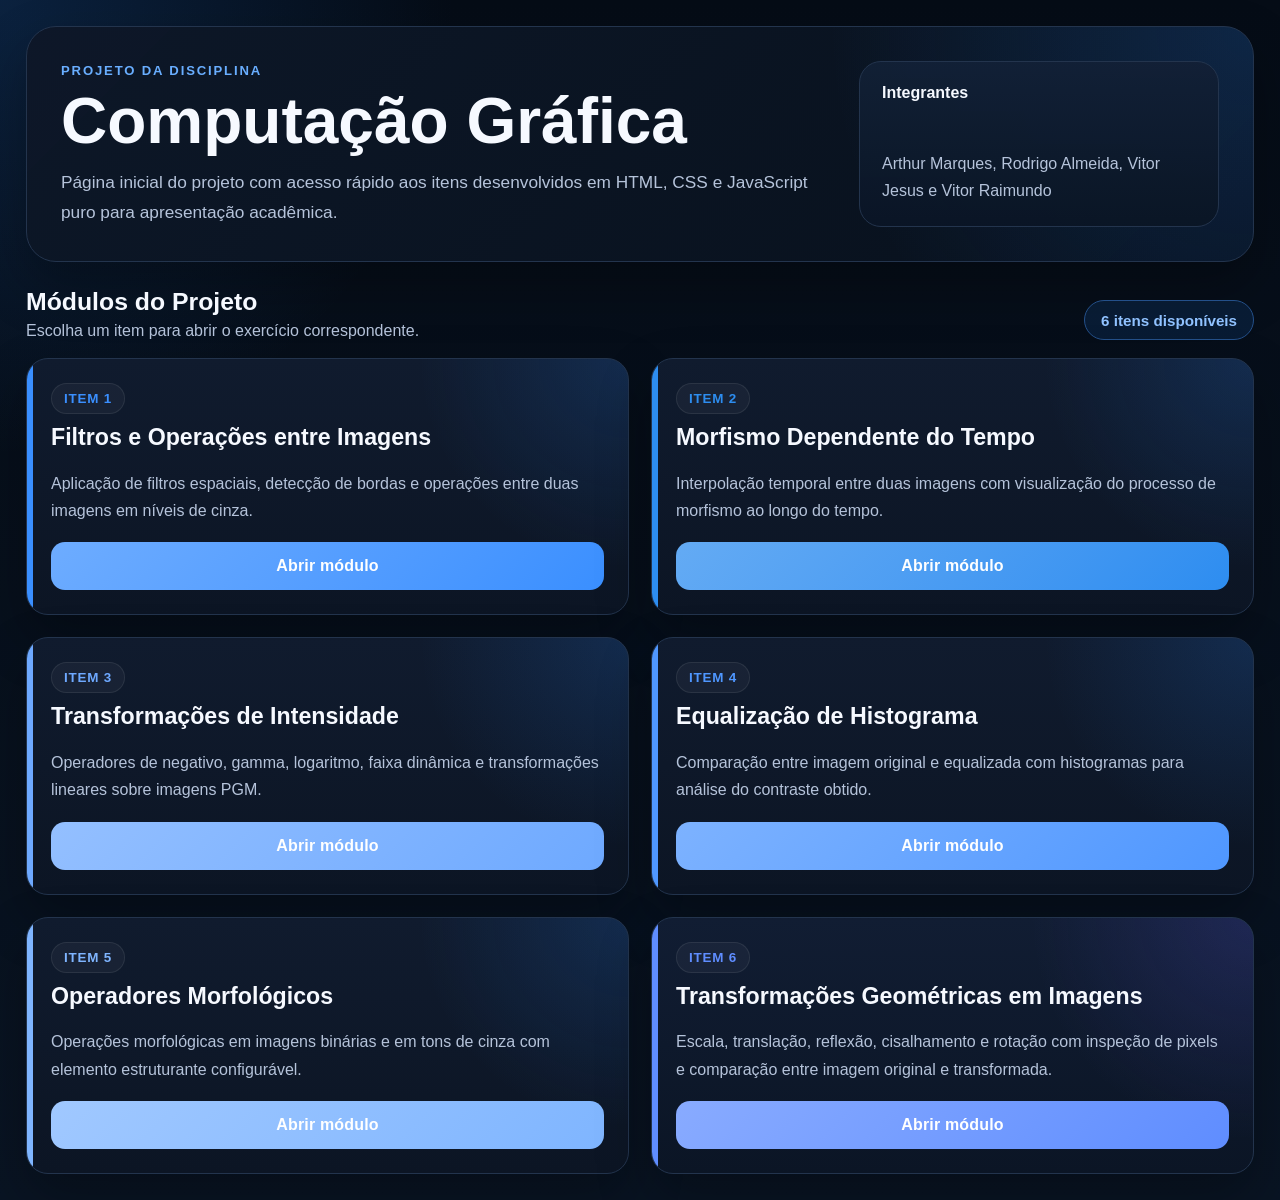
<file: index.html>
<!doctype html>
<html lang="pt-BR">
  <head>
    <meta charset="UTF-8" />
    <meta name="viewport" content="width=device-width, initial-scale=1.0" />
    <title>Computação Gráfica | Página Inicial</title>
    <link rel="stylesheet" href="style.css" />
  </head>
  <body>
    <main class="home-shell">
      <header class="hero">
        <div class="hero-copy">
          <span class="eyebrow">Projeto da disciplina</span>
          <h1>Computação Gráfica</h1>
          <p>
            Página inicial do projeto com acesso rápido aos itens desenvolvidos
            em HTML, CSS e JavaScript puro para apresentação acadêmica.
          </p>
        </div>

        <div class="hero-note">
          <strong>Integrantes</strong>
          <span>Arthur Marques, Rodrigo Almeida, Vitor Jesus e Vitor Raimundo</span>
        </div>
      </header>

      <section class="section-head">
        <div>
          <h2>Módulos do Projeto</h2>
          <p>Escolha um item para abrir o exercício correspondente.</p>
        </div>
        <span class="badge">6 itens disponíveis</span>
      </section>

      <section class="card-grid">
        <article class="module-card card-accent-blue">
          <div class="module-top">
            <span class="module-number">Item 1</span>
            <h3>Filtros e Operações entre Imagens</h3>
          </div>
          <p>
            Aplicação de filtros espaciais, detecção de bordas e operações entre
            duas imagens em níveis de cinza.
          </p>
          <a class="module-link" href="./Item 1/index.html">Abrir módulo</a>
        </article>

        <article class="module-card card-accent-cyan">
          <div class="module-top">
            <span class="module-number">Item 2</span>
            <h3>Morfismo Dependente do Tempo</h3>
          </div>
          <p>
            Interpolação temporal entre duas imagens com visualização do
            processo de morfismo ao longo do tempo.
          </p>
          <a class="module-link" href="./Item 2/index.html">Abrir módulo</a>
        </article>

        <article class="module-card card-accent-amber">
          <div class="module-top">
            <span class="module-number">Item 3</span>
            <h3>Transformações de Intensidade</h3>
          </div>
          <p>
            Operadores de negativo, gamma, logaritmo, faixa dinâmica e
            transformações lineares sobre imagens PGM.
          </p>
          <a class="module-link" href="./Item 3/index.html">Abrir módulo</a>
        </article>

        <article class="module-card card-accent-green">
          <div class="module-top">
            <span class="module-number">Item 4</span>
            <h3>Equalização de Histograma</h3>
          </div>
          <p>
            Comparação entre imagem original e equalizada com histogramas para
            análise do contraste obtido.
          </p>
          <a class="module-link" href="./Item 4/index.html">Abrir módulo</a>
        </article>

        <article class="module-card card-accent-rose">
          <div class="module-top">
            <span class="module-number">Item 5</span>
            <h3>Operadores Morfológicos</h3>
          </div>
          <p>
            Operações morfológicas em imagens binárias e em tons de cinza com
            elemento estruturante configurável.
          </p>
          <a class="module-link" href="./Item 5/index.html">Abrir módulo</a>
        </article>

        <article class="module-card card-accent-indigo featured-card">
          <div class="module-top">
            <span class="module-number">Item 6</span>
            <h3>Transformações Geométricas em Imagens</h3>
          </div>
          <p>
            Escala, translação, reflexão, cisalhamento e rotação com inspeção de
            pixels e comparação entre imagem original e transformada.
          </p>
          <a class="module-link" href="./Item 6/index.html">Abrir módulo</a>
        </article>
      </section>
    </main>
  </body>
</html>
</file>
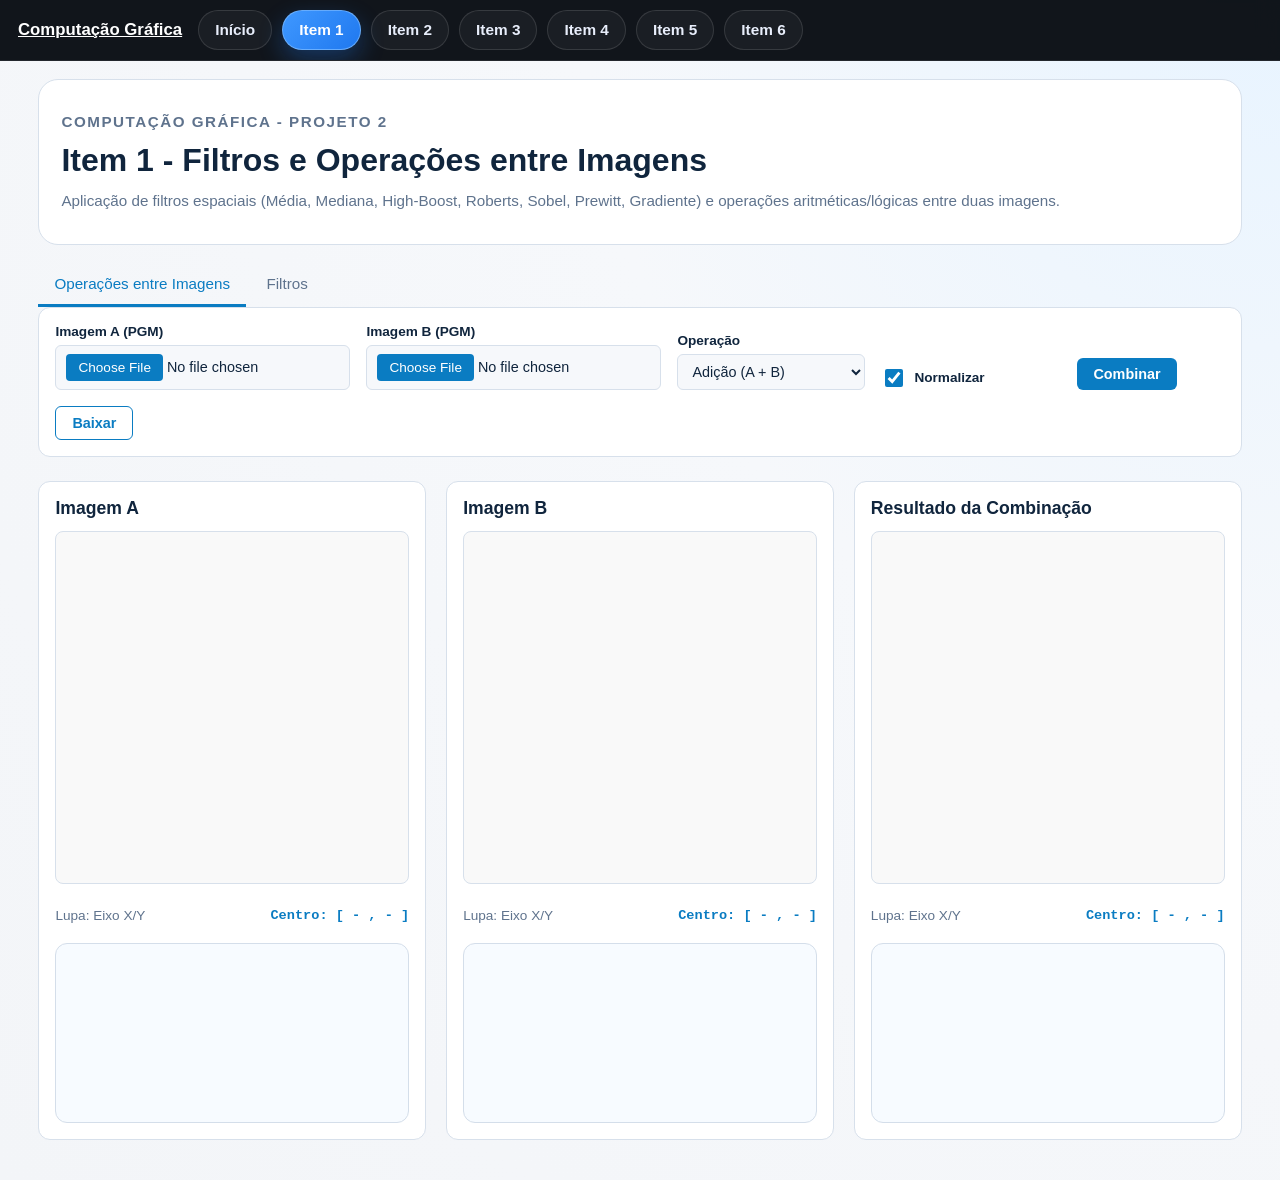
<file: Item 1/index.html>
<!doctype html>
<html lang="pt-BR">
  <head>
    <meta charset="UTF-8" />
    <meta name="viewport" content="width=device-width, initial-scale=1.0" />
    <title>Item 1 | Combinação de Imagens</title>
    <link rel="stylesheet" href="../shared/module-nav.css" />
    <link rel="stylesheet" href="../shared/pixel-inspector.css" />
    <link rel="stylesheet" href="style.css" />
  </head>

  <body>
    <nav class="module-nav" aria-label="Navegação principal do projeto">
      <a class="module-nav__brand" href="../index.html">Computação Gráfica</a>
      <div class="module-nav__links">
        <a class="module-nav__link" href="../index.html">Início</a>
        <a class="module-nav__link is-active" href="../Item 1/index.html"
          >Item 1</a
        >
        <a class="module-nav__link" href="../Item 2/index.html">Item 2</a>
        <a class="module-nav__link" href="../Item 3/index.html">Item 3</a>
        <a class="module-nav__link" href="../Item 4/index.html">Item 4</a>
        <a class="module-nav__link" href="../Item 5/index.html">Item 5</a>
        <a class="module-nav__link" href="../Item 6/index.html">Item 6</a>
      </div>
    </nav>
    <main class="page">
      <header class="hero">
        <p class="eyebrow">Computação Gráfica - Projeto 2</p>
        <h1>Item 1 - Filtros e Operações entre Imagens</h1>
        <p>
          Aplicação de filtros espaciais (Média, Mediana, High-Boost, Roberts,
          Sobel, Prewitt, Gradiente) e operações aritméticas/lógicas entre duas
          imagens.
        </p>
      </header>

      <!-- Abas de Navegação -->
      <div class="tabs-navigation">
        <button class="tab-button is-active" data-tab="operations">
          Operações entre Imagens
        </button>
        <button class="tab-button" data-tab="filters">Filtros</button>
      </div>

      <!-- Seção: Operações entre Imagens -->
      <div id="tab-operations" class="tab-content is-active">
        <!-- Controles Principais -->
        <div class="toolbar">
          <div class="toolbar-group">
            <label for="img-a-upload">Imagem A (PGM)</label>
            <input id="img-a-upload" type="file" accept=".pgm,text/plain" />
          </div>
          <div class="toolbar-group">
            <label for="img-b-upload">Imagem B (PGM)</label>
            <input id="img-b-upload" type="file" accept=".pgm,text/plain" />
          </div>
          <div class="toolbar-group">
            <label for="operation-select">Operação</label>
            <select id="operation-select">
              <optgroup label="Aritméticas">
                <option value="1">Adição (A + B)</option>
                <option value="2">Subtração (A - B)</option>
                <option value="3">Multiplicação (A * B)</option>
                <option value="4">Divisão (A / B)</option>
              </optgroup>
              <optgroup label="Lógicas">
                <option value="5">OR (A | B)</option>
                <option value="6">AND (A & B)</option>
                <option value="7">XOR (A ^ B)</option>
              </optgroup>
            </select>
          </div>
          <div class="toolbar-group">
            <label class="checkbox-label">
              <input id="operation-normalize" type="checkbox" checked />
              <span>Normalizar</span>
            </label>
          </div>
          <button id="apply-operation-btn" class="primary-button">
            Combinar
          </button>
          <button id="download-operation-btn" class="ghost-button">
            Baixar
          </button>
        </div>

        <!-- Grid de Imagens -->
        <div class="grid grid-3">
          <article class="card">
            <h2>Imagem A</h2>
            <div class="canvas-frame">
              <canvas id="img-a-canvas" width="256" height="256"></canvas>
              <div class="pixel-marker" id="img-a-marker"></div>
            </div>
            <div class="pixel-viewer">
              <div class="pixel-info-line">
                <span>Lupa: Eixo X/Y</span>
                <span id="img-a-coord" class="center-label"
                  >Centro: [0, 0]</span
                >
              </div>
              <div id="img-a-table" class="pixel-table-shell"></div>
            </div>
          </article>

          <article class="card">
            <h2>Imagem B</h2>
            <div class="canvas-frame">
              <canvas id="img-b-canvas" width="256" height="256"></canvas>
              <div class="pixel-marker" id="img-b-marker"></div>
            </div>
            <div class="pixel-viewer">
              <div class="pixel-info-line">
                <span>Lupa: Eixo X/Y</span>
                <span id="img-b-coord" class="center-label"
                  >Centro: [0, 0]</span
                >
              </div>
              <div id="img-b-table" class="pixel-table-shell"></div>
            </div>
          </article>

          <article class="card">
            <h2>Resultado da Combinação</h2>
            <div class="canvas-frame">
              <canvas id="result-canvas" width="256" height="256"></canvas>
              <div class="pixel-marker" id="result-marker"></div>
            </div>
            <div class="pixel-viewer">
              <div class="pixel-info-line">
                <span>Lupa: Eixo X/Y</span>
                <span id="result-coord" class="center-label"
                  >Centro: [0, 0]</span
                >
              </div>
              <div id="result-table" class="pixel-table-shell"></div>
            </div>
          </article>
        </div>
      </div>

      <!-- Seção: Filtros -->
      <div id="tab-filters" class="tab-content">
        <!-- Controles de Filtros -->
        <div class="toolbar">
          <div class="toolbar-group">
            <label for="filter-upload">Upload PGM</label>
            <input id="filter-upload" type="file" accept=".pgm,text/plain" />
          </div>
          <div class="toolbar-group">
            <label for="filter-select">Selecione o Filtro</label>
            <select id="filter-select">
              <option value="0">Nenhum</option>
              <optgroup label="Filtros Gerais">
                <option value="9">Média (Passa-Baixa)</option>
                <option value="23">Mediana</option>
                <option value="24">High-Boost</option>
                <option value="15">Passa-Alta-Básica</option>
              </optgroup>
              <optgroup label="Filtros Direcionais: Roberts">
                <option value="13">Roberts Eixo X</option>
                <option value="14">Roberts Eixo Y</option>
                <option value="19">Roberts Magnitude (XY)</option>
              </optgroup>
              <optgroup label="Filtros Direcionais: Sobel">
                <option value="5">Sobel Eixo X</option>
                <option value="6">Sobel Eixo Y</option>
                <option value="21">Sobel Magnitude (XY)</option>
              </optgroup>
              <optgroup label="Filtros Direcionais: Prewitt">
                <option value="7">Prewitt Eixo X</option>
                <option value="8">Prewitt Eixo Y</option>
                <option value="22">Prewitt Magnitude (XY)</option>
              </optgroup>
              <optgroup label="Filtros Direcionais: Gradiente">
                <option value="11">Gradiente Eixo X</option>
                <option value="12">Gradiente Eixo Y</option>
                <option value="20">Gradiente Magnitude (XY)</option>
              </optgroup>
            </select>
          </div>
          <div
            class="toolbar-group"
            id="high-boost-group"
            style="display: none"
          >
            <label for="high-boost-input">Fator (A)</label>
            <input
              id="high-boost-input"
              type="number"
              step="0.1"
              value="1.5"
              min="0.1"
              max="5"
            />
          </div>
          <div class="toolbar-group">
            <label class="checkbox-label">
              <input id="filter-normalize" type="checkbox" checked />
              <span>Normalizar</span>
            </label>
          </div>
          <button id="apply-filter-btn" class="primary-button">Aplicar</button>
          <button id="download-filter-btn" class="ghost-button">Baixar</button>
        </div>

        <!-- Grid de Imagens para Filtros -->
        <div class="grid grid-2">
          <article class="card">
            <h2>Imagem Original</h2>
            <div class="canvas-frame">
              <canvas
                id="filter-original-canvas"
                width="256"
                height="256"
              ></canvas>
              <div class="pixel-marker" id="filter-original-marker"></div>
            </div>
            <div class="pixel-viewer">
              <div class="pixel-info-line">
                <span>Lupa: Eixo X/Y</span>
                <span id="filter-original-coord" class="center-label"
                  >Centro: [0, 0]</span
                >
              </div>
              <div id="filter-original-table" class="pixel-table-shell"></div>
            </div>
          </article>

          <article class="card">
            <h2>Imagem Filtrada</h2>
            <div class="canvas-frame">
              <canvas
                id="filter-result-canvas"
                width="256"
                height="256"
              ></canvas>
              <div class="pixel-marker" id="filter-result-marker"></div>
            </div>
            <div class="pixel-viewer">
              <div class="pixel-info-line">
                <span>Lupa: Eixo X/Y</span>
                <span id="filter-result-coord" class="center-label"
                  >Centro: [0, 0]</span
                >
              </div>
              <div id="filter-result-table" class="pixel-table-shell"></div>
            </div>
          </article>
        </div>
      </div>
    </main>

    <script src="../shared/pixel-inspector.js"></script>
    <script src="../shared/filters.js"></script>
    <script src="script.js"></script>
  </body>
</html>
</file>
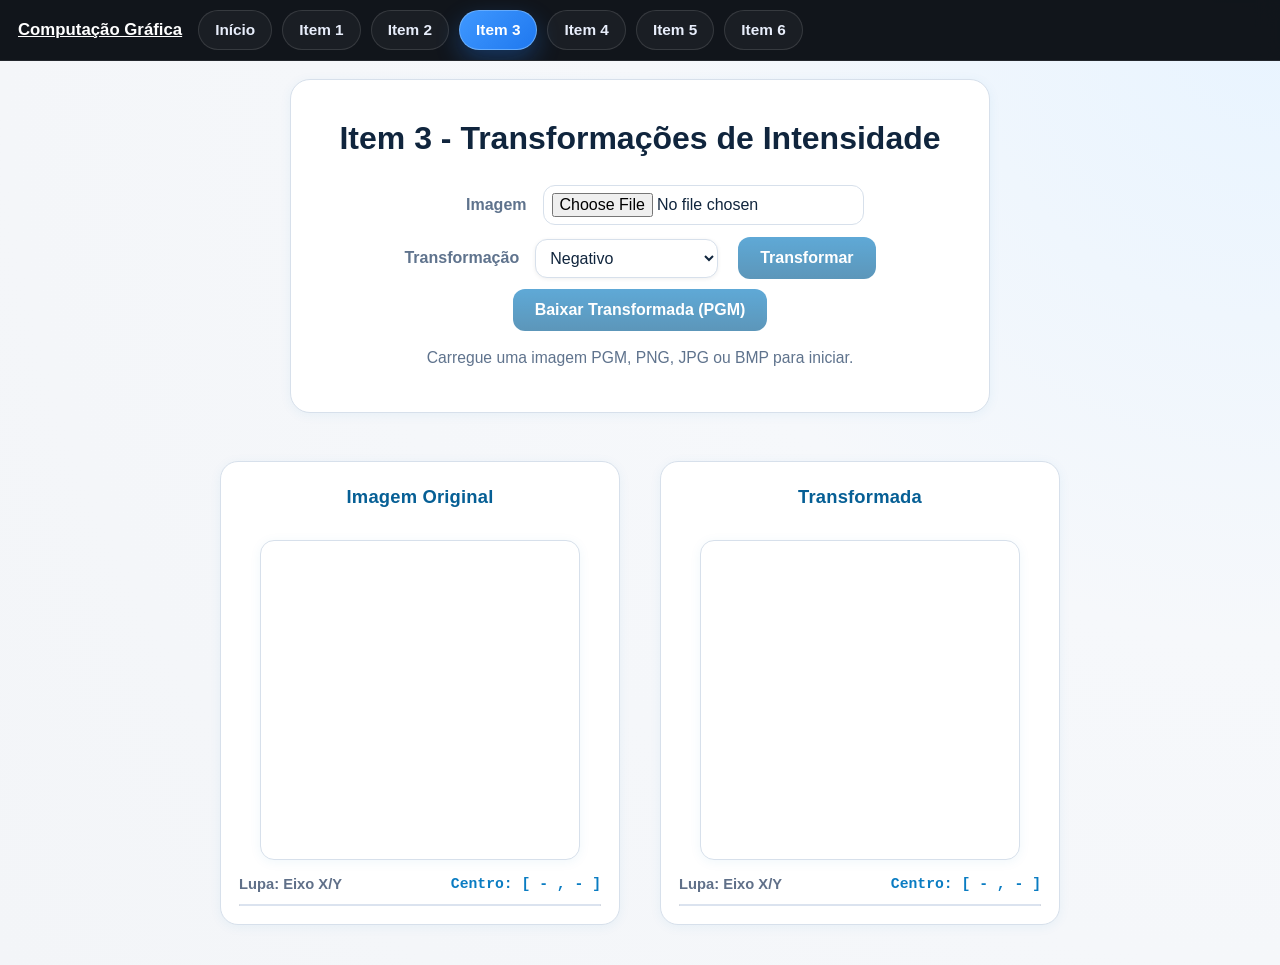
<file: Item 3/index.html>
<!DOCTYPE html>
<html lang="pt-BR">
<head>
    <meta charset="UTF-8">
    <meta name="viewport" content="width=device-width, initial-scale=1.0">
    <title>Item 3 - Transformações de Intensidade</title>
    <link rel="stylesheet" href="../shared/module-nav.css">
    <link rel="stylesheet" href="../shared/pixel-inspector.css">
    <link rel="stylesheet" href="style.css">
</head>
<body>
    <nav class="module-nav" aria-label="Navegacao principal do projeto">
        <a class="module-nav__brand" href="../index.html">Computação Gráfica</a>
        <div class="module-nav__links">
            <a class="module-nav__link" href="../index.html">Início</a>
            <a class="module-nav__link" href="../Item 1/index.html">Item 1</a>
            <a class="module-nav__link" href="../Item 2/index.html">Item 2</a>
            <a class="module-nav__link is-active" href="../Item 3/index.html">Item 3</a>
            <a class="module-nav__link" href="../Item 4/index.html">Item 4</a>
            <a class="module-nav__link" href="../Item 5/index.html">Item 5</a>
            <a class="module-nav__link" href="../Item 6/index.html">Item 6</a>
        </div>
    </nav>

    <main class="page">
        <header class="hero">
            <h1>Item 3 - Transformações de Intensidade</h1>
            <div class="toolbar">
                <div class="toolbar-row">
                    <label for="upload">Imagem</label>
                    <input type="file" id="upload" accept=".pgm,image/x-portable-graymap,image/png,image/jpeg,image/jpg,image/bmp">
                </div>
                <div class="toolbar-row">
                    <label for="transformSelect">Transformação</label>
                    <select id="transformSelect">
                        <option value="negative">Negativo</option>
                        <option value="gamma">Gamma</option>
                        <option value="log">Logaritmo</option>
                        <option value="general">Transferência Geral</option>
                        <option value="dynamic">Faixa Dinâmica</option>
                        <option value="linear">Linear</option>
                    </select>
                    <span id="inputs-area"></span>
                    <button id="applyBtn">Transformar</button>
                    <button id="downloadBtn" class="toolbar-download">Baixar Transformada (PGM)</button>
                </div>
                <p id="status" class="status-text" aria-live="polite"></p>
            </div>
        </header>

        <section class="grid">
            <article class="card">
                <h2>Imagem Original</h2>
                <div class="canvas-frame">
                    <canvas id="original"></canvas>
                    <div class="pixel-marker" id="original-marker"></div>
                </div>
                <div class="pixel-viewer">
                    <div class="pixel-info-line">
                        <span>Lupa: Eixo X/Y</span>
                        <span id="original-center" class="center-label">Centro: [0, 0]</span>
                    </div>
                    <div id="original-loupe" class="pixel-table-shell"></div>
                </div>
            </article>

            <article class="card">
                <h2>Transformada</h2>
                <div class="canvas-frame">
                    <canvas id="result"></canvas>
                    <div class="pixel-marker" id="result-marker"></div>
                </div>
                <div class="pixel-viewer">
                    <div class="pixel-info-line">
                        <span>Lupa: Eixo X/Y</span>
                        <span id="result-center" class="center-label">Centro: [0, 0]</span>
                    </div>
                    <div id="result-loupe" class="pixel-table-shell"></div>
                </div>
            </article>
        </section>
    </main>

    <script src="../shared/pixel-inspector.js"></script>
    <script src="script.js"></script>
</body>
</html>
</file>
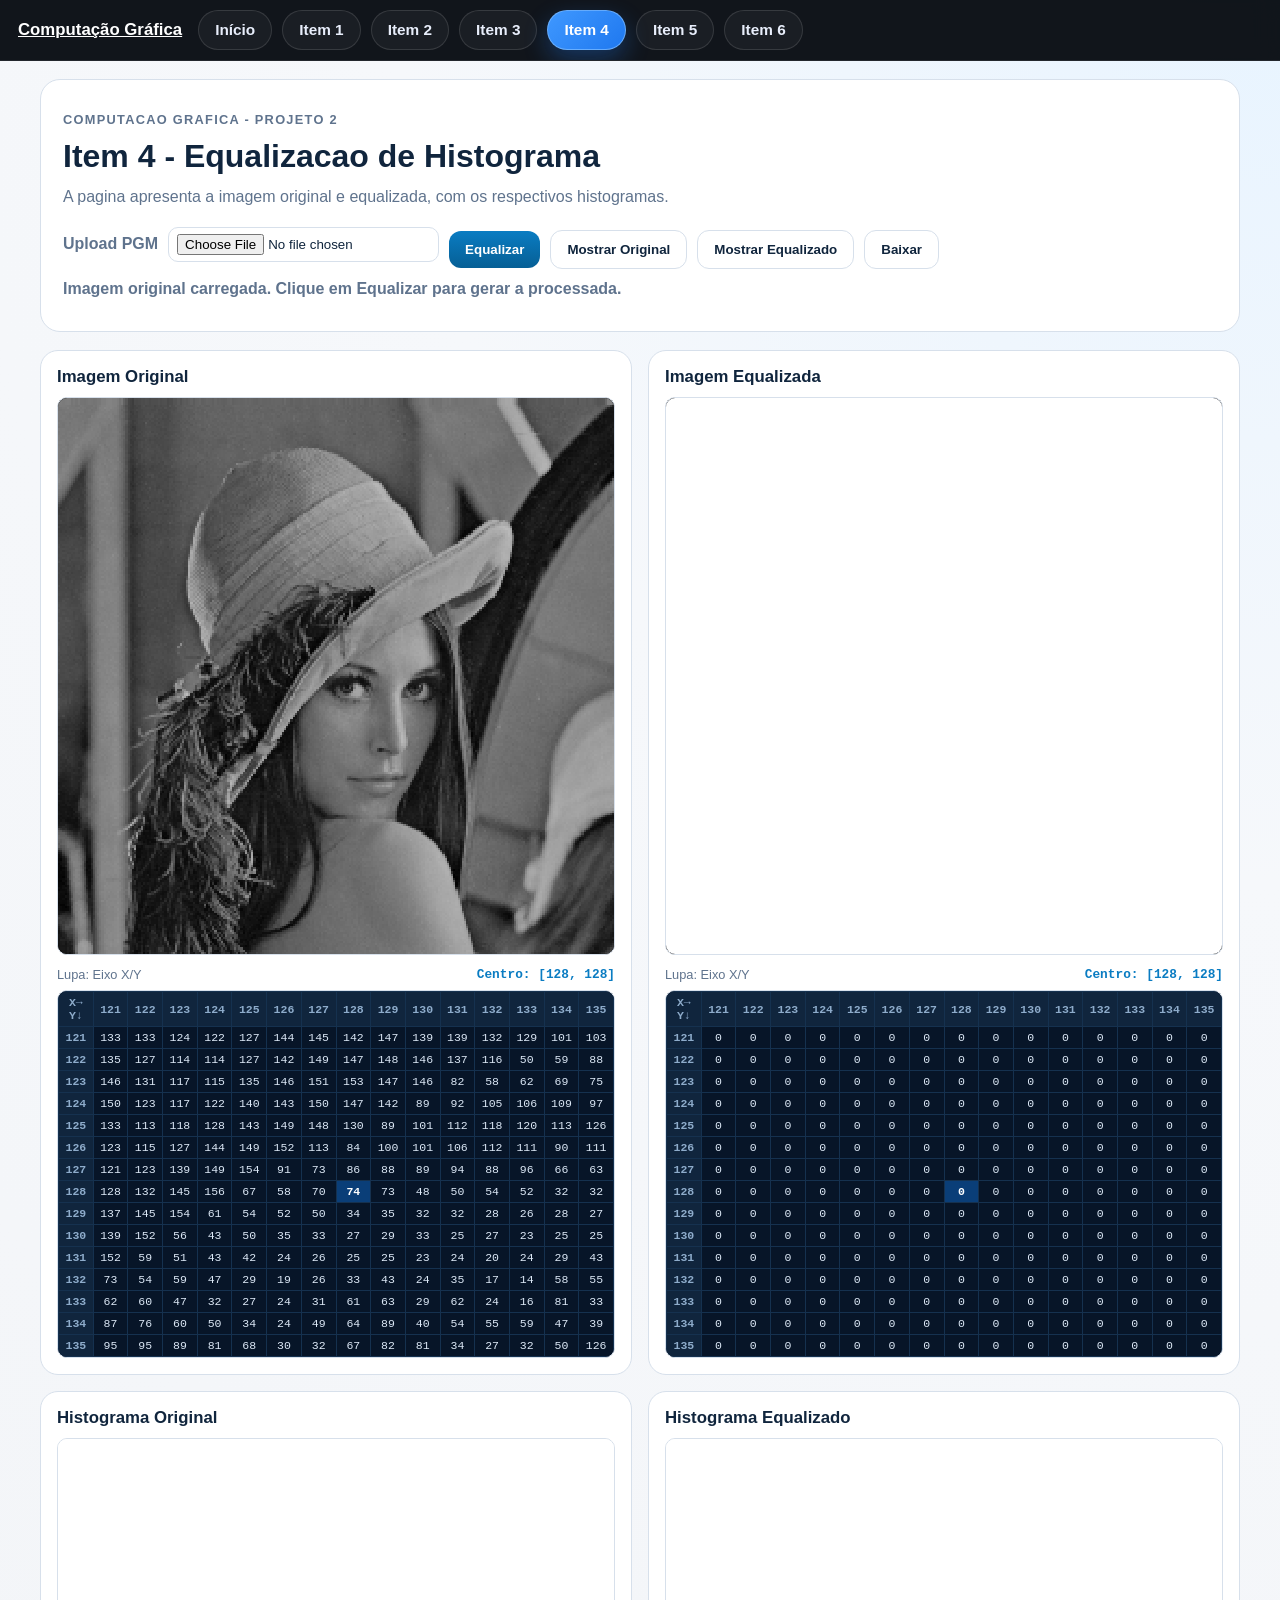
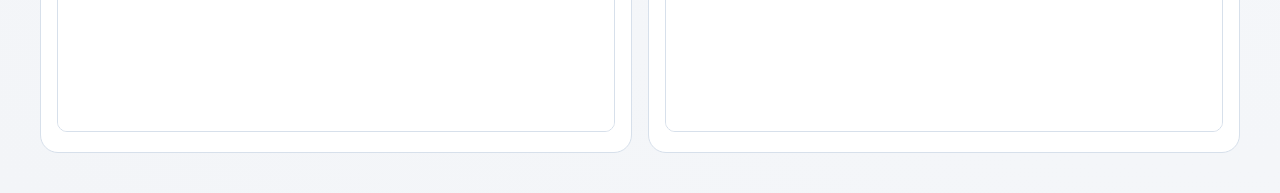
<file: Item 4/index.html>
<!DOCTYPE html>
<html lang="pt-BR">

<head>
    <meta charset="UTF-8">
    <meta name="viewport" content="width=device-width, initial-scale=1.0">
    <title>Item 4 | Equalizacao de Histograma</title>
    <link rel="stylesheet" href="../shared/module-nav.css">
    <link rel="stylesheet" href="style.css">
</head>

<body>
    <nav class="module-nav" aria-label="Navegacao principal do projeto">
        <a class="module-nav__brand" href="../index.html">Computação Gráfica</a>
        <div class="module-nav__links">
            <a class="module-nav__link" href="../index.html">Início</a>
            <a class="module-nav__link" href="../Item 1/index.html">Item 1</a>
            <a class="module-nav__link" href="../Item 2/index.html">Item 2</a>
            <a class="module-nav__link" href="../Item 3/index.html">Item 3</a>
            <a class="module-nav__link is-active" href="../Item 4/index.html">Item 4</a>
            <a class="module-nav__link" href="../Item 5/index.html">Item 5</a>
            <a class="module-nav__link" href="../Item 6/index.html">Item 6</a>
        </div>
    </nav>
    <main class="page">
        <header class="hero">
            <p class="eyebrow">Computacao Grafica - Projeto 2</p>
            <h1>Item 4 - Equalizacao de Histograma</h1>
            <p>
                A pagina apresenta a imagem original e equalizada, com os respectivos histogramas.
            </p>
            <div class="toolbar">
                <label for="upload-input">Upload PGM</label>
                <input id="upload-input" type="file" accept=".pgm,text/plain">
                <button id="equalize-btn" class="primary-button">Equalizar</button>
                <button id="show-original-hist" class="ghost-button" type="button">Mostrar Original</button>
                <button id="show-processed-hist" class="ghost-button" type="button">Mostrar Equalizado</button>
                <button id="download-btn" class="ghost-button" type="button">Baixar</button>
            </div>
            <p id="status" class="status">Carregando imagem...</p>
        </header>

        <section class="grid">
            <article class="card">
                <h2>Imagem Original</h2>
                <div class="canvas-stage">
                    <canvas id="original-img" width="256" height="256"></canvas>
                    <div id="original-hover-marker" class="hover-marker"></div>
                </div>
                <div class="loupe">
                    <div class="loupe-meta">
                        <span>Lupa: Eixo X/Y</span>
                        <span id="original-center" class="center-label">Centro: [0, 0]</span>
                    </div>
                    <div id="original-loupe" class="loupe-table-wrap"></div>
                </div>
            </article>

            <article class="card">
                <h2>Imagem Equalizada</h2>
                <div class="canvas-stage">
                    <canvas id="processed-img" width="256" height="256"></canvas>
                    <div id="processed-hover-marker" class="hover-marker"></div>
                </div>
                <div class="loupe">
                    <div class="loupe-meta">
                        <span>Lupa: Eixo X/Y</span>
                        <span id="processed-center" class="center-label">Centro: [0, 0]</span>
                    </div>
                    <div id="processed-loupe" class="loupe-table-wrap"></div>
                </div>
            </article>

            <article class="card">
                <h2>Histograma Original</h2>
                <canvas id="original-hist" width="420" height="220"></canvas>
            </article>

            <article class="card">
                <h2>Histograma Equalizado</h2>
                <canvas id="processed-hist" width="420" height="220"></canvas>
            </article>
        </section>
    </main>

    <script src="script.js"></script>
</body>

</html>
</file>
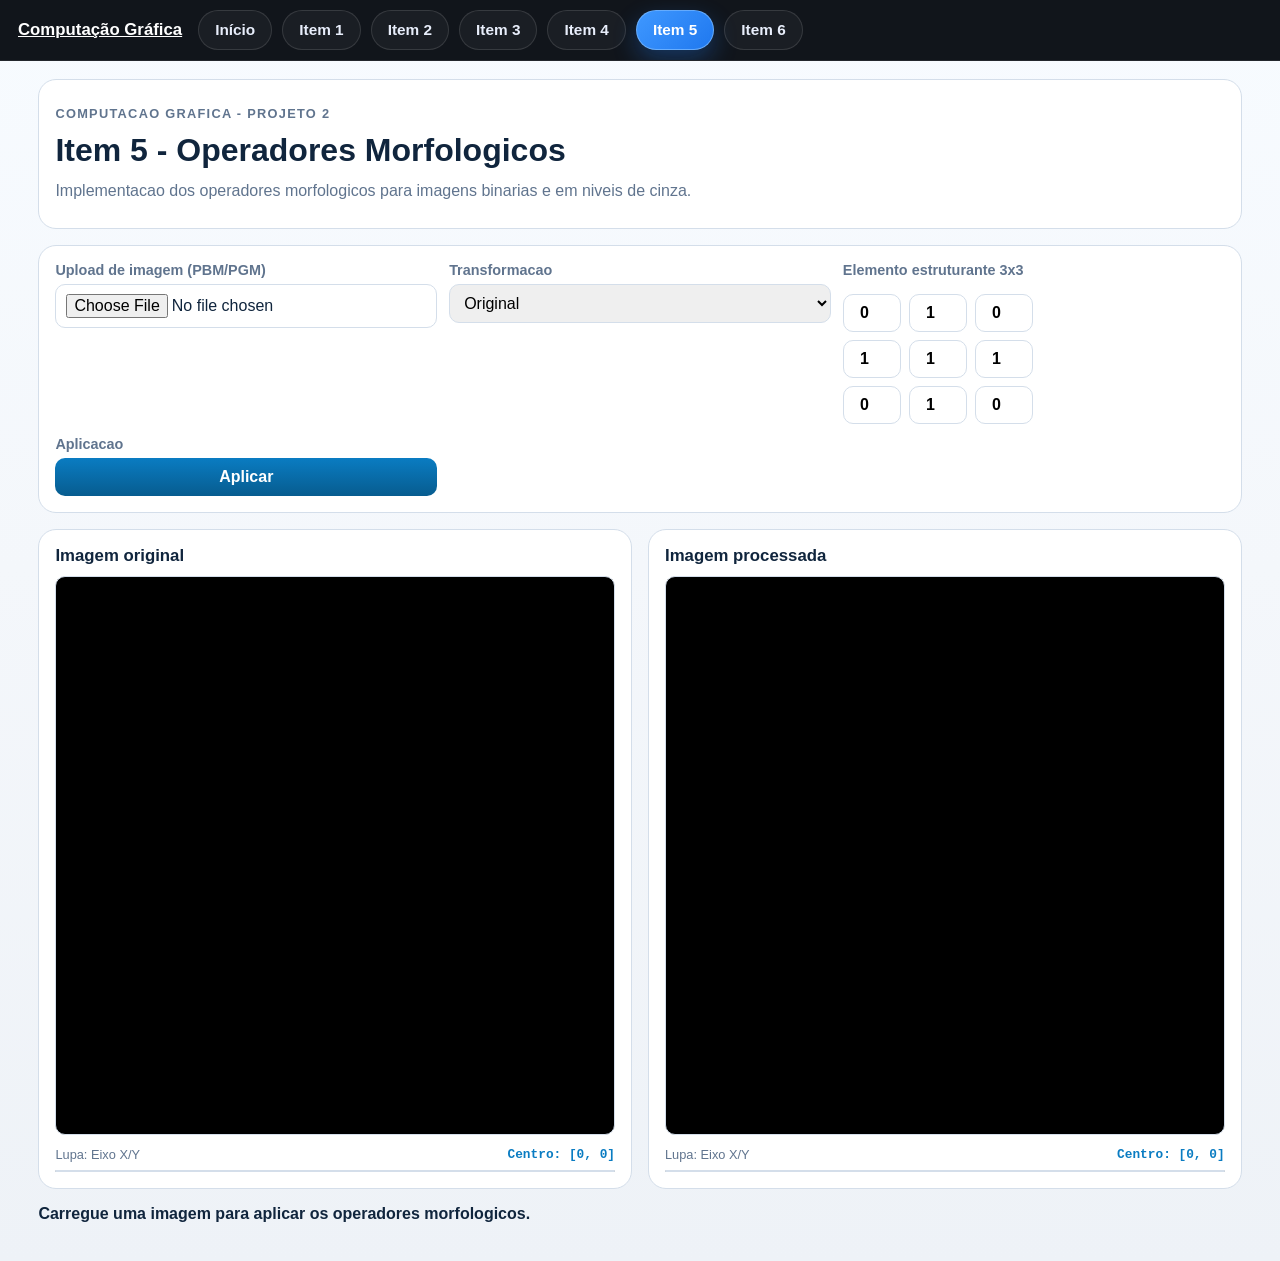
<file: Item 5/index.html>
<!DOCTYPE html>
<html lang="pt-BR">

<head>
    <meta charset="UTF-8">
    <meta name="viewport" content="width=device-width, initial-scale=1.0">
    <title>Item 5 | Morfologia Binaria e em Cinza</title>
    <link rel="stylesheet" href="../shared/module-nav.css">
    <link rel="stylesheet" href="style.css">
</head>

<body>
    <nav class="module-nav" aria-label="Navegacao principal do projeto">
        <a class="module-nav__brand" href="../index.html">Computação Gráfica</a>
        <div class="module-nav__links">
            <a class="module-nav__link" href="../index.html">Início</a>
            <a class="module-nav__link" href="../Item 1/index.html">Item 1</a>
            <a class="module-nav__link" href="../Item 2/index.html">Item 2</a>
            <a class="module-nav__link" href="../Item 3/index.html">Item 3</a>
            <a class="module-nav__link" href="../Item 4/index.html">Item 4</a>
            <a class="module-nav__link is-active" href="../Item 5/index.html">Item 5</a>
            <a class="module-nav__link" href="../Item 6/index.html">Item 6</a>
        </div>
    </nav>
    <main class="page">
        <header class="hero">
            <p class="eyebrow">Computacao Grafica - Projeto 2</p>
            <h1>Item 5 - Operadores Morfologicos</h1>
            <p>
                Implementacao dos operadores morfologicos para imagens binarias e em niveis de cinza.
            </p>
        </header>

        <section class="controls card">
            <div class="control-group">
                <label for="upload-input">Upload de imagem (PBM/PGM)</label>
                <input id="upload-input" type="file" accept=".pbm,.pgm,text/plain">
            </div>

            <div class="control-group">
                <label for="input-filter">Transformacao</label>
                <select id="input-filter">
                    <option selected value="0">Original</option>
                    <optgroup label="Operadores Binarios">
                        <option value="1">Complemento</option>
                        <option value="2">Erosao</option>
                        <option value="3">Dilatacao</option>
                        <option value="4">Abertura</option>
                        <option value="5">Fechamento</option>
                        <option value="6">Contorno Externo</option>
                        <option value="7">Contorno Interno</option>
                        <option value="8">Gradiente</option>
                        <option value="9">Afinamento (Thinning)</option>
                    </optgroup>
                    <optgroup label="Operadores Em Niveis De Cinza">
                        <option value="10">Erosao Gray</option>
                        <option value="11">Dilatacao Gray</option>
                        <option value="12">Abertura Gray</option>
                        <option value="13">Fechamento Gray</option>
                        <option value="14">Gradiente Morfológico Gray</option>
                        <option value="15">Top-Hat</option>
                        <option value="16">Bottom-Hat</option>
                    </optgroup>
                </select>
            </div>

            <div class="control-group">
                <label>Elemento estruturante 3x3</label>
                <form id="input-matrix" class="kernel-grid" role="form">
                    <input type="number" name="array[]" value="0" min="0" max="1" step="1" class="matrix-input">
                    <input type="number" name="array[]" value="1" min="0" max="1" step="1" class="matrix-input">
                    <input type="number" name="array[]" value="0" min="0" max="1" step="1" class="matrix-input">
                    <input type="number" name="array[]" value="1" min="0" max="1" step="1" class="matrix-input">
                    <input type="number" name="array[]" value="1" min="0" max="1" step="1" class="matrix-input">
                    <input type="number" name="array[]" value="1" min="0" max="1" step="1" class="matrix-input">
                    <input type="number" name="array[]" value="0" min="0" max="1" step="1" class="matrix-input">
                    <input type="number" name="array[]" value="1" min="0" max="1" step="1" class="matrix-input">
                    <input type="number" name="array[]" value="0" min="0" max="1" step="1" class="matrix-input">
                </form>
            </div>

            <div class="control-group">
                <label for="apply-btn">Aplicacao</label>
                <button id="apply-btn" class="primary-button" type="button">Aplicar</button>
            </div>
        </section>

        <section class="viewers">
            <article class="card">
                <h2>Imagem original</h2>
                <div class="canvas-stage">
                    <canvas id="original-img" width="256" height="256"></canvas>
                    <div id="original-hover-marker" class="hover-marker"></div>
                </div>
                <div class="loupe">
                    <div class="loupe-meta">
                        <span>Lupa: Eixo X/Y</span>
                        <span id="original-center" class="center-label">Centro: [0, 0]</span>
                    </div>
                    <div id="original-loupe" class="loupe-table-wrap"></div>
                </div>
            </article>

            <article class="card">
                <h2>Imagem processada</h2>
                <div class="canvas-stage">
                    <canvas id="processed-img" width="256" height="256"></canvas>
                    <div id="processed-hover-marker" class="hover-marker"></div>
                </div>
                <div class="loupe">
                    <div class="loupe-meta">
                        <span>Lupa: Eixo X/Y</span>
                        <span id="processed-center" class="center-label">Centro: [0, 0]</span>
                    </div>
                    <div id="processed-loupe" class="loupe-table-wrap"></div>
                </div>
            </article>
        </section>

        <p id="status" class="status">Carregue uma imagem para aplicar os operadores morfologicos.</p>
    </main>

    <script src="script.js"></script>
</body>

</html>
</file>
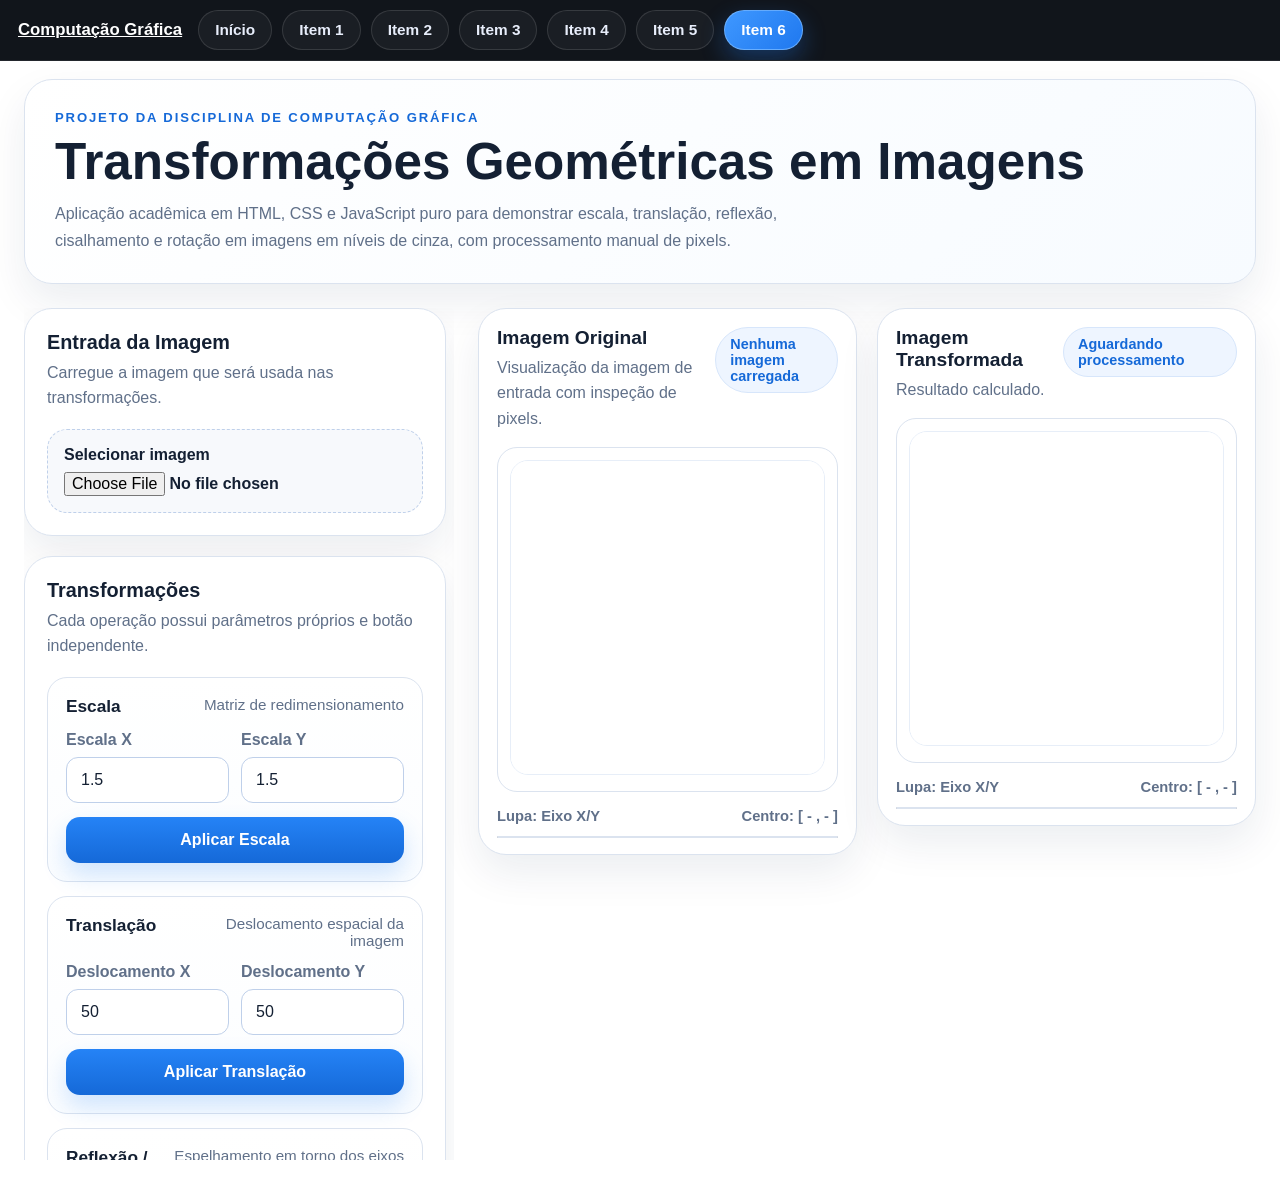
<file: Item 6/index.html>
<!doctype html>
<html lang="pt-BR">
  <head>
    <meta charset="UTF-8" />
    <meta name="viewport" content="width=device-width, initial-scale=1.0" />
    <title>Item 6 | Transformações Geométricas em Imagens</title>
    <link rel="stylesheet" href="../shared/module-nav.css" />
    <link rel="stylesheet" href="../shared/pixel-inspector.css" />
    <link rel="stylesheet" href="style.css" />
  </head>

  <body>
    <nav class="module-nav" aria-label="Navegação principal do projeto">
      <a class="module-nav__brand" href="../index.html">Computação Gráfica</a>
      <div class="module-nav__links">
        <a class="module-nav__link" href="../index.html">Início</a>
        <a class="module-nav__link" href="../Item 1/index.html">Item 1</a>
        <a class="module-nav__link" href="../Item 2/index.html">Item 2</a>
        <a class="module-nav__link" href="../Item 3/index.html">Item 3</a>
        <a class="module-nav__link" href="../Item 4/index.html">Item 4</a>
        <a class="module-nav__link" href="../Item 5/index.html">Item 5</a>
        <a class="module-nav__link is-active" href="../Item 6/index.html">Item 6</a>
      </div>
    </nav>

    <div class="page-shell">
      <header class="hero">
        <div class="hero-copy">
          <span class="eyebrow">Projeto da disciplina de Computação Gráfica</span>
          <h1>Transformações Geométricas em Imagens</h1>
          <p>
            Aplicação acadêmica em HTML, CSS e JavaScript puro para demonstrar
            escala, translação, reflexão, cisalhamento e rotação em imagens em
            níveis de cinza, com processamento manual de pixels.
          </p>
        </div>
      </header>

      <main class="dashboard">
        <aside class="left-panel">
          <section class="panel-card">
            <div class="section-title">
              <h2>Entrada da Imagem</h2>
              <p>Carregue a imagem que será usada nas transformações.</p>
            </div>

            <label class="file-picker">
              <span>Selecionar imagem</span>
              <input type="file" id="imageInput" accept=".pgm" />
            </label>
          </section>

          <section class="panel-card">
            <div class="section-title">
              <h2>Transformações</h2>
              <p>
                Cada operação possui parâmetros próprios e botão independente.
              </p>
            </div>

            <div class="transform-card">
              <div class="transform-header">
                <h3>Escala</h3>
                <span>Matriz de redimensionamento</span>
              </div>
              <div class="field-grid two-columns">
                <label>
                  <span>Escala X</span>
                  <input type="number" id="scaleX" value="1.2" step="0.1" />
                </label>
                <label>
                  <span>Escala Y</span>
                  <input type="number" id="scaleY" value="1.2" step="0.1" />
                </label>
              </div>
              <button class="primary-button" data-transform="scale">
                Aplicar Escala
              </button>
            </div>

            <div class="transform-card">
              <div class="transform-header">
                <h3>Translação</h3>
                <span>Deslocamento espacial da imagem</span>
              </div>
              <div class="field-grid two-columns">
                <label>
                  <span>Deslocamento X</span>
                  <input type="number" id="translateX" value="60" step="1" />
                </label>
                <label>
                  <span>Deslocamento Y</span>
                  <input type="number" id="translateY" value="40" step="1" />
                </label>
              </div>
              <button class="primary-button" data-transform="translate">
                Aplicar Translação
              </button>
            </div>

            <div class="transform-card">
              <div class="transform-header">
                <h3>Reflexão / Flip</h3>
                <span>Espelhamento em torno dos eixos da imagem</span>
              </div>
              <div class="field-grid">
                <label>
                  <span>Eixo</span>
                  <select id="reflectionAxis">
                    <option value="x">Horizontal (X)</option>
                    <option value="y">Vertical (Y)</option>
                  </select>
                </label>
              </div>
              <button class="primary-button" data-transform="reflect">
                Aplicar Reflexão
              </button>
            </div>

            <div class="transform-card">
              <div class="transform-header">
                <h3>Cisalhamento</h3>
                <span>Distorção geométrica por inclinação</span>
              </div>
              <div class="field-grid two-columns">
                <label>
                  <span>cx (X)</span>
                  <input type="number" id="shearX" value="0.5" step="0.1" />
                </label>
                <label>
                  <span>cy (Y)</span>
                  <input type="number" id="shearY" value="-0.6" step="0.1" />
                </label>
              </div>
              <button class="primary-button" data-transform="shear">
                Aplicar Cisalhamento
              </button>
            </div>

            <div class="transform-card">
              <div class="transform-header">
                <h3>Rotação</h3>
                <span>Giro em torno do centro da imagem</span>
              </div>
              <div class="field-grid">
                <label>
                  <span>Ângulo em graus</span>
                  <input type="number" id="rotation" value="45" step="1" />
                </label>
              </div>
              <button class="primary-button" data-transform="rotate">
                Aplicar Rotação
              </button>
            </div>
          </section>

          <section class="panel-card">
            <div class="section-title">
              <h2>Controles Gerais</h2>
              <p>Organização para apresentação e comparação dos resultados.</p>
            </div>
            <div class="quick-actions stacked">
              <button class="ghost-button" id="resetControls">
                Restaurar valores padrão
              </button>
              <button class="secondary-button" id="promoteResult">
                Usar resultado como nova imagem original
              </button>
              <button class="ghost-button danger" id="clearCanvases">
                Limpar tudo
              </button>
            </div>
          </section>
        </aside>

        <section class="viewer-panel">
          <section class="canvas-card">
            <div class="canvas-header">
              <div>
                <h2>Imagem Original</h2>
                <p>Visualização da imagem de entrada com inspeção de pixels.</p>
              </div>
              <span class="badge" id="originalMeta">Nenhuma imagem carregada</span>
            </div>
            <div class="canvas-stage">
              <div class="canvas-frame">
                <canvas id="originalCanvas" width="360" height="360"></canvas>
                <div class="pixel-marker" id="originalMarker"></div>
              </div>
            </div>
            <div class="pixel-viewer">
              <div class="pixel-info-line">
                <span>Lupa: Eixo X/Y</span>
                <span id="originalCoordLabel">Centro: [ - , - ]</span>
              </div>
              <div class="pixel-table-shell" id="originalPixelTable"></div>
            </div>
          </section>

          <section class="canvas-card">
            <div class="canvas-header">
              <div>
                <h2>Imagem Transformada</h2>
                <p>Resultado calculado.</p>
              </div>
              <span class="badge" id="resultMeta">Aguardando processamento</span>
            </div>
            <div class="canvas-stage">
              <div class="canvas-frame">
                <canvas id="resultCanvas" width="360" height="360"></canvas>
                <div class="pixel-marker" id="resultMarker"></div>
              </div>
            </div>
            <div class="pixel-viewer">
              <div class="pixel-info-line">
                <span>Lupa: Eixo X/Y</span>
                <span id="resultCoordLabel">Centro: [ - , - ]</span>
              </div>
              <div class="pixel-table-shell" id="resultPixelTable"></div>
            </div>
          </section>
        </section>
      </main>
    </div>

    <script src="../shared/pixel-inspector.js"></script>
    <script src="script.js"></script>
  </body>
</html>
</file>
<file: style.css>
:root {
  --bg: #07111f;
  --panel: #0d1728;
  --panel-soft: #122036;
  --text: #f6f9ff;
  --muted: #b5c3da;
  --line: #23344d;
  --shadow: 0 24px 54px rgba(0, 0, 0, 0.28);
  --radius-xl: 30px;
  --radius-lg: 22px;
  --radius-md: 16px;
}

* {
  box-sizing: border-box;
}

html,
body {
  margin: 0;
  min-height: 100%;
  background:
    radial-gradient(circle at top left, rgba(37, 131, 246, 0.18) 0%, transparent 26%),
    linear-gradient(180deg, #050c16 0%, #091423 100%);
  color: var(--text);
  font-family: "Segoe UI", "Trebuchet MS", Arial, sans-serif;
}

body {
  padding: 26px;
}

a {
  color: inherit;
  text-decoration: none;
}

.home-shell {
  width: min(1280px, 100%);
  margin: 0 auto;
}

.hero {
  display: grid;
  grid-template-columns: minmax(0, 1.3fr) minmax(260px, 360px);
  gap: 24px;
  padding: 34px;
  border-radius: var(--radius-xl);
  border: 1px solid var(--line);
  background:
    radial-gradient(circle at top right, rgba(37, 131, 246, 0.18), transparent 34%),
    linear-gradient(135deg, rgba(13, 23, 40, 0.96), rgba(8, 16, 28, 0.98)),
    var(--panel);
  box-shadow: var(--shadow);
}

.eyebrow {
  display: inline-block;
  margin-bottom: 12px;
  color: #69aeff;
  font-size: 0.82rem;
  font-weight: 800;
  letter-spacing: 0.14em;
  text-transform: uppercase;
}

.hero h1 {
  margin: 0 0 14px;
  font-size: clamp(2.5rem, 5vw, 4.5rem);
  line-height: 0.98;
}

.hero p {
  margin: 0;
  max-width: 760px;
  color: var(--muted);
  font-size: 1.08rem;
  line-height: 1.75;
}

.hero-note {
  display: flex;
  flex-direction: column;
  justify-content: space-between;
  gap: 12px;
  padding: 22px;
  border-radius: var(--radius-lg);
  border: 1px solid var(--line);
  background:
    linear-gradient(180deg, rgba(18, 32, 54, 0.96) 0%, rgba(10, 21, 37, 0.98) 100%);
}

.hero-note strong {
  font-size: 1rem;
}

.hero-note span {
  color: var(--muted);
  line-height: 1.65;
}

.section-head {
  margin-top: 26px;
  display: flex;
  justify-content: space-between;
  gap: 18px;
  align-items: end;
}

.section-head h2 {
  margin: 0 0 6px;
  font-size: 1.55rem;
}

.section-head p {
  margin: 0;
  color: var(--muted);
  font-size: 1rem;
}

.badge {
  display: inline-flex;
  align-items: center;
  justify-content: center;
  min-height: 40px;
  padding: 8px 16px;
  border-radius: 999px;
  border: 1px solid #24508a;
  background: rgba(37, 131, 246, 0.12);
  color: #90c2ff;
  font-size: 0.95rem;
  font-weight: 800;
}

.card-grid {
  margin-top: 18px;
  display: grid;
  grid-template-columns: repeat(2, minmax(0, 1fr));
  gap: 22px;
}

.module-card {
  position: relative;
  overflow: hidden;
  display: flex;
  flex-direction: column;
  gap: 18px;
  min-height: 255px;
  padding: 24px;
  border-radius: var(--radius-lg);
  border: 1px solid var(--line);
  background:
    radial-gradient(circle at top right, rgba(37, 131, 246, 0.16), transparent 32%),
    linear-gradient(180deg, #101b2e 0%, #0c1524 100%);
  box-shadow: var(--shadow);
  transition:
    transform 0.18s ease,
    box-shadow 0.18s ease,
    border-color 0.18s ease;
}

.module-card::before {
  content: "";
  position: absolute;
  inset: 0 auto 0 0;
  width: 6px;
  border-radius: 999px;
  background: var(--accent);
}

.module-card:hover {
  transform: translateY(-4px);
  box-shadow: 0 28px 54px rgba(0, 0, 0, 0.34);
  border-color: #315b92;
}

.module-top {
  display: flex;
  flex-direction: column;
  gap: 10px;
}

.module-number {
  display: inline-flex;
  align-items: center;
  width: fit-content;
  padding: 7px 12px;
  border-radius: 999px;
  background: rgba(255, 255, 255, 0.04);
  border: 1px solid rgba(255, 255, 255, 0.08);
  color: var(--accent);
  font-size: 0.84rem;
  font-weight: 800;
  letter-spacing: 0.06em;
  text-transform: uppercase;
}

.module-card h3 {
  margin: 0;
  font-size: 1.45rem;
  line-height: 1.2;
}

.module-card p {
  margin: 0;
  color: var(--muted);
  line-height: 1.7;
  font-size: 1rem;
}

.module-link {
  margin-top: auto;
  display: inline-flex;
  align-items: center;
  justify-content: center;
  min-height: 48px;
  width: 100%;
  border-radius: 14px;
  color: #ffffff;
  background:
    linear-gradient(135deg, color-mix(in srgb, var(--accent) 74%, white 26%), var(--accent));
  font-weight: 800;
  letter-spacing: 0.01em;
  transition:
    filter 0.18s ease,
    transform 0.18s ease;
}

.module-link:hover {
  filter: brightness(1.03);
  transform: translateY(-1px);
}

.featured-card {
  background:
    radial-gradient(circle at top right, rgba(95, 88, 232, 0.18), transparent 34%),
    linear-gradient(180deg, #111d33 0%, #0b1525 100%);
}

.card-accent-blue {
  --accent: #3a8fff;
}

.card-accent-cyan {
  --accent: #2d8df0;
}

.card-accent-amber {
  --accent: #6ea9ff;
}

.card-accent-green {
  --accent: #4f97ff;
}

.card-accent-rose {
  --accent: #7fb5ff;
}

.card-accent-indigo {
  --accent: #5f8dff;
}

@media (max-width: 980px) {
  .hero {
    grid-template-columns: 1fr;
  }

  .card-grid {
    grid-template-columns: 1fr;
  }
}

@media (max-width: 640px) {
  body {
    padding: 16px;
  }

  .hero {
    padding: 24px 20px;
  }

  .hero h1 {
    font-size: 2.3rem;
  }

  .module-card {
    min-height: 232px;
    padding: 20px;
  }
}
</file>
<file: shared/module-nav.css>
.module-nav {
  position: sticky;
  top: 0;
  z-index: 50;
  display: flex;
  align-self: stretch;
  align-items: center;
  gap: 16px;
  width: calc(100% + (var(--module-nav-offset, 0px) * 2));
  max-width: calc(100% + (var(--module-nav-offset, 0px) * 2));
  padding: 10px 18px;
  margin: 0 0 18px calc(var(--module-nav-offset, 0px) * -1);
  border-bottom: 1px solid rgba(255, 255, 255, 0.08);
  background: rgba(8, 12, 18, 0.96);
  backdrop-filter: blur(10px);
  overflow-x: auto;
  box-sizing: border-box;
}

.module-nav::-webkit-scrollbar {
  height: 8px;
}

.module-nav::-webkit-scrollbar-thumb {
  background: rgba(85, 115, 160, 0.6);
  border-radius: 999px;
}

.module-nav__brand {
  flex: 0 0 auto;
  color: #ffffff;
  font-size: 1.05rem;
  font-weight: 800;
  white-space: nowrap;
}

.module-nav__links {
  display: flex;
  align-items: center;
  gap: 10px;
  flex: 0 0 auto;
}

.module-nav__link {
  display: inline-flex;
  align-items: center;
  justify-content: center;
  min-height: 40px;
  padding: 0 16px;
  border-radius: 999px;
  border: 1px solid rgba(255, 255, 255, 0.12);
  background: rgba(255, 255, 255, 0.04);
  color: #e8eefb;
  font-size: 0.96rem;
  font-weight: 700;
  text-decoration: none;
  white-space: nowrap;
  transition:
    background 0.18s ease,
    border-color 0.18s ease,
    color 0.18s ease,
    transform 0.18s ease;
}

.module-nav__link:hover {
  background: rgba(37, 131, 246, 0.18);
  border-color: rgba(86, 157, 255, 0.55);
  color: #ffffff;
  transform: translateY(-1px);
}

.module-nav__link.is-active {
  background: linear-gradient(135deg, #3f98ff 0%, #1f78ef 100%);
  border-color: rgba(120, 185, 255, 0.75);
  color: #ffffff;
  box-shadow: 0 10px 24px rgba(31, 120, 239, 0.32);
}

body > .module-nav + .page,
body > .module-nav + .page-shell {
  margin-top: 0 !important;
}

@media (max-width: 640px) {
  .module-nav {
    gap: 12px;
    padding: 10px 12px;
  }

  .module-nav__brand {
    font-size: 0.98rem;
  }

  .module-nav__link {
    min-height: 38px;
    padding: 0 14px;
    font-size: 0.9rem;
  }
}
</file>
<file: shared/pixel-inspector.css>
.pixel-marker {
  position: absolute;
  display: none;
  border: 2px solid #ff3b30;
  pointer-events: none;
  box-sizing: border-box;
  min-width: 8px;
  min-height: 8px;
}

.pixel-viewer {
  margin-top: 16px;
  width: 100%;
}

.pixel-info-line {
  display: flex;
  justify-content: space-between;
  gap: 12px;
  margin-bottom: 12px;
  color: #607089;
  font-size: 0.92rem;
  font-weight: 700;
}

.pixel-table-shell {
  overflow: auto;
  border: 1px solid #dbe3ef;
  border-radius: 14px;
  background: #0f172a;
}

.pixel-grid {
  width: max-content;
  min-width: 100%;
  border-collapse: collapse;
  color: #d8e4ff;
  font-family: Consolas, "Courier New", monospace;
  font-size: 12px;
}

.pixel-grid th,
.pixel-grid td {
  min-width: 30px;
  padding: 6px 5px;
  text-align: center;
  border: 1px solid #24314a;
}

.pixel-grid th {
  background: #172033;
  color: #94a3b8;
  font-weight: 700;
}

.pixel-grid td {
  background: #0f172a;
}

.pixel-grid td.outside {
  color: #475569;
}

.pixel-grid td.center {
  background: #1d4ed8;
  color: #ffffff;
  font-weight: 700;
}

.pixel-grid td.hovered {
  background: #dc2626;
  color: #ffffff;
  font-weight: 700;
}
</file>
<file: Item 1/style.css>
:root {
  --bg: #f6f8fb;
  --card: #ffffff;
  --text: #10253d;
  --muted: #5f738d;
  --line: #d7e0eb;
  --accent: #0a7cc2;
  --accent-strong: #065f95;
}

* {
  box-sizing: border-box;
}

body {
  margin: 0;
  background: radial-gradient(
    circle at top right,
    #e8f4ff 0%,
    var(--bg) 40%,
    #f3f5f8 100%
  );
  color: var(--text);
  font-family: "Segoe UI", "Trebuchet MS", Arial, sans-serif;
}

.page {
  width: min(1400px, 94vw);
  margin: 24px auto 40px;
}

.hero {
  background: var(--card);
  border: 1px solid var(--line);
  border-radius: 20px;
  padding: 22px;
  margin-bottom: 18px;
}

.eyebrow {
  margin: 0;
  font-size: 0.8rem;
  letter-spacing: 0.1em;
  text-transform: uppercase;
  color: var(--accent-strong);
  font-weight: 700;
}

h1 {
  margin: 8px 0 10px;
  font-size: clamp(1.4rem, 3vw, 2rem);
}

.hero p {
  margin: 8px 0;
  font-size: 0.95rem;
  color: var(--muted);
  line-height: 1.6;
}

/* TAB NAVIGATION */
.tab-navigation {
  display: flex;
  gap: 8px;
  margin-bottom: 20px;
  border-bottom: 2px solid var(--line);
}

.tab-button {
  background: none;
  border: none;
  padding: 12px 16px;
  font-size: 0.95rem;
  font-weight: 500;
  color: var(--muted);
  cursor: pointer;
  border-bottom: 3px solid transparent;
  transition: all 0.2s ease;
}

.tab-button:hover {
  color: var(--accent);
}

.tab-button.is-active {
  color: var(--accent);
  border-bottom-color: var(--accent);
}

.tab-content {
  display: none;
}

.tab-content.is-active {
  display: block;
}

/* TOOLBAR */
.toolbar {
  background: var(--card);
  border: 1px solid var(--line);
  border-radius: 12px;
  padding: 16px;
  margin-bottom: 24px;
  display: flex;
  flex-wrap: wrap;
  gap: 16px;
  align-items: flex-end;
}

.toolbar-group {
  display: flex;
  flex-direction: column;
  gap: 6px;
  min-width: 180px;
}

.toolbar-group label {
  font-size: 0.85rem;
  font-weight: 600;
  color: var(--text);
}

.toolbar-group input[type="file"],
.toolbar-group input[type="number"],
.toolbar-group select {
  padding: 8px 10px;
  border: 1px solid var(--line);
  border-radius: 6px;
  font-size: 0.9rem;
  font-family: inherit;
  color: var(--text);
  background: var(--bg);
}

.toolbar-group input[type="file"]::file-selector-button {
  background: var(--accent);
  color: white;
  border: none;
  padding: 6px 12px;
  border-radius: 4px;
  cursor: pointer;
  font-weight: 500;
  font-size: 0.85rem;
}

.toolbar-group input[type="file"]::file-selector-button:hover {
  background: var(--accent-strong);
}

.checkbox-label {
  display: flex;
  align-items: center;
  gap: 8px;
  cursor: pointer;
  font-size: 0.9rem;
}

.checkbox-label input[type="checkbox"] {
  width: 18px;
  height: 18px;
  cursor: pointer;
  accent-color: var(--accent);
}

/* BUTTONS */
.primary-button,
.ghost-button {
  padding: 8px 16px;
  border: none;
  border-radius: 6px;
  font-size: 0.9rem;
  font-weight: 600;
  cursor: pointer;
  transition: all 0.2s ease;
  white-space: nowrap;
}

.primary-button {
  background: var(--accent);
  color: white;
}

.primary-button:hover:not(:disabled) {
  background: var(--accent-strong);
}

.primary-button:disabled {
  opacity: 0.5;
  cursor: not-allowed;
}

.ghost-button {
  background: transparent;
  color: var(--accent);
  border: 1px solid var(--accent);
}

.ghost-button:hover:not(:disabled) {
  background: var(--accent);
  color: white;
}

.ghost-button:disabled {
  opacity: 0.5;
  cursor: not-allowed;
}

/* GRID LAYOUTS */
.grid {
  display: grid;
  grid-template-columns: repeat(auto-fit, minmax(350px, 1fr));
  gap: 20px;
  margin-bottom: 20px;
}

.grid-3 {
  display: grid;
  grid-template-columns: repeat(auto-fit, minmax(300px, 1fr));
  gap: 20px;
  margin-bottom: 20px;
}

.grid-2 {
  display: grid;
  grid-template-columns: repeat(auto-fit, minmax(300px, 1fr));
  gap: 20px;
  margin-bottom: 20px;
}

/* CARDS */
.card {
  background: var(--card);
  border: 1px solid var(--line);
  border-radius: 12px;
  padding: 16px;
  display: flex;
  flex-direction: column;
  gap: 12px;
}

.card h2 {
  margin: 0;
  font-size: 1.1rem;
  color: var(--text);
}

.card canvas {
  width: 100%;
  height: auto;
  border: 1px solid var(--line);
  border-radius: 8px;
  background: #f9f9f9;
}

.info-text {
  margin: 0;
  font-size: 0.85rem;
  color: var(--muted);
  text-align: center;
  padding: 8px;
}

/* CANVAS FRAME AND PIXEL INSPECTOR STYLES */
.canvas-frame {
  position: relative;
  display: inline-block;
  width: 100%;
  max-width: 400px;
  margin: 0 auto;
}

.canvas-frame canvas {
  width: 100%;
  height: auto;
  border: 1.5px solid var(--line);
  border-radius: 8px;
  background: #f9f9f9;
  image-rendering: pixelated;
  display: block;
}

.pixel-marker {
  position: absolute;
  pointer-events: none;
  border: 2px solid var(--accent);
  background: transparent;
  box-shadow: inset 0 0 0 1px rgba(10, 124, 194, 0.3);
  display: none;
  z-index: 10;
}

.pixel-viewer {
  margin-top: 12px;
  display: flex;
  flex-direction: column;
  gap: 8px;
}

.pixel-info-line {
  display: flex;
  justify-content: space-between;
  align-items: center;
  font-size: 0.85rem;
  color: var(--muted);
  font-weight: 500;
}

.center-label {
  color: var(--accent);
  font-weight: 700;
  font-family: Consolas, "Courier New", monospace;
}

.pixel-table-shell {
  background: #f7fbff;
  border: 1px solid #d4deea;
  border-radius: 12px;
  padding: 12px;
  max-height: 260px;
  min-height: 180px;
  overflow: auto;
}

.pixel-grid {
  width: max-content;
  min-width: 100%;
  border-collapse: collapse;
  color: #10253d;
  font-family: Consolas, "Courier New", monospace;
  font-size: 11px;
}

.pixel-grid th,
.pixel-grid td {
  min-width: 34px;
  padding: 7px 6px;
  text-align: center;
  border: 1px solid #d7e0eb;
}

.pixel-grid th {
  background: #e8f3fd;
  color: #075c8f;
  font-weight: 700;
}

.pixel-grid td {
  background: #ffffff;
  color: #1f3550;
}

.pixel-grid td.outside {
  background: #eef4fb;
  color: #94a3b8;
}

.pixel-grid td.center {
  background: #0a7cc2;
  color: #ffffff;
  font-weight: 700;
}

.pixel-grid td.hovered {
  background: #075c8f;
  color: #ffffff;
  font-weight: 700;
}

/* RESPONSIVE */
@media (max-width: 768px) {
  .grid,
  .grid-3 {
    grid-template-columns: 1fr;
  }

  .toolbar {
    flex-direction: column;
    align-items: stretch;
  }

  .toolbar-group {
    min-width: unset;
  }

  .primary-button,
  .ghost-button {
    width: 100%;
  }

  .canvas-frame {
    max-width: 100%;
  }
}
</file>
<file: Item 3/style.css>
/* Harmonizado com o estilo do Item 4 */
:root {
    --bg: #f6f8fb;
    --card: #ffffff;
    --text: #10253d;
    --muted: #5f738d;
    --line: #d7e0eb;
    --accent: #0a7cc2;
    --accent-strong: #065f95;
    --canvas-size: 320px;
    --radius: 12px;
}

* {
    box-sizing: border-box;
}

body {
    margin: 0;
    background: radial-gradient(circle at top right, #e8f4ff 0%, var(--bg) 40%, #f3f5f8 100%);
    color: var(--text);
    font-family: "Segoe UI", "Trebuchet MS", Arial, sans-serif;
    min-height: 100vh;
    display: flex;
    flex-direction: column;
    align-items: center;
    justify-content: flex-start;
}

.page {
    width: min(1200px, 94vw);
    margin: 32px auto 40px auto;
    display: flex;
    flex-direction: column;
    align-items: center;
}

.hero {
    background: var(--card);
    border: 1px solid var(--line);
    border-radius: 20px;
    padding: 32px 28px 24px 28px;
    margin-bottom: 24px;
    width: 100%;
    max-width: 700px;
    display: flex;
    flex-direction: column;
    align-items: center;
    box-shadow: 0 2px 12px #0a7cc210;
}

h1 {
    margin: 8px 0 18px 0;
    font-size: clamp(1.4rem, 3vw, 2rem);
    text-align: center;
}

.toolbar {
    display: flex;
    flex-direction: column;
    align-items: center;
    gap: 12px;
    margin-top: 10px;
    margin-bottom: 18px;
    width: 100%;
}

.toolbar-row {
    display: flex;
    flex-wrap: wrap;
    gap: 10px;
    justify-content: center;
    width: 100%;
    align-items: center;
}

.toolbar label {
    font-weight: 700;
    color: var(--muted);
    margin-right: 6px;
    font-size: 1rem;
    min-width: 110px;
    text-align: right;
    display: inline-block;
}

.toolbar select {
    min-width: 180px;
    border: 1px solid var(--line);
    border-radius: var(--radius);
    padding: 9px 10px;
    background: #fff;
    color: var(--text);
    font-size: 1rem;
    font-family: inherit;
    transition: border 0.2s;
    outline: none;
    box-shadow: 0 1px 4px #0001;
}

.toolbar-download:disabled,
.toolbar button:disabled {
    cursor: not-allowed;
    opacity: 0.65;
    box-shadow: none;
}

.status-text {
    width: min(100%, 620px);
    margin: 4px 0 0 0;
    color: var(--muted);
    text-align: center;
    font-size: 0.98rem;
    line-height: 1.45;
}

.status-text[data-state="error"] {
    color: #b3261e;
    font-weight: 600;
}

.toolbar select:focus {
    border-color: var(--accent);
}

.toolbar input[type="number"] {
    width: 70px;
    background: #fff;
    color: var(--text);
    border: 1px solid var(--line);
    border-radius: var(--radius);
    padding: 7px 8px;
    font-size: 1rem;
}

.toolbar input[type="file"] {
    border: 1px solid var(--line);
    border-radius: var(--radius);
    padding: 7px 8px;
    background: #fff;
    color: var(--text);
    font-size: 1rem;
}

.toolbar button {
    border: none;
    border-radius: var(--radius);
    background: linear-gradient(180deg, var(--accent) 0%, var(--accent-strong) 100%);
    color: #fff;
    font-weight: 700;
    padding: 12px 22px;
    font-size: 1rem;
    cursor: pointer;
    transition: background 0.2s, box-shadow 0.2s;
    box-shadow: 0 2px 8px #0a7cc220;
}

.toolbar button:hover {
    background: var(--accent-strong);
    box-shadow: 0 4px 16px #0a7cc230;
}

.grid {
    display: flex;
    justify-content: center;
    align-items: flex-start;
    gap: 40px;
    margin-top: 24px;
    width: 100%;
}

.card {
    background: var(--card);
    border: 1px solid var(--line);
    border-radius: 18px;
    padding: 24px 18px 18px 18px;
    text-align: center;
    box-shadow: 0 2px 12px #0a7cc210;
    flex: 1 1 0;
    max-width: 400px;
    display: flex;
    flex-direction: column;
    align-items: center;
}

.card h2 {
    margin: 0 0 14px;
    font-size: 1.15rem;
    color: var(--accent-strong);
    letter-spacing: 0.01em;
}

.canvas-frame {
    position: relative;
    display: inline-block;
    margin-top: 18px;
}

canvas {
    width: var(--canvas-size);
    height: var(--canvas-size);
    max-width: 100vw;
    border: 1.5px solid var(--line);
    border-radius: 14px;
    background: #fff;
    image-rendering: pixelated;
    margin: 0 auto;
    display: block;
    box-shadow: 0 2px 12px #0a7cc210;
}

.center-label {
    color: var(--accent);
    font-weight: 700;
    font-family: Consolas, "Courier New", monospace;
}

@media (max-width: 900px) {
    .page {
        width: 100vw;
        margin: 0;
        padding: 0 2vw;
    }

    .grid {
        flex-direction: column;
        gap: 18px;
        align-items: center;
    }

    canvas {
        width: 98vw;
        height: auto;
        max-width: 98vw;
    }

    .hero {
        max-width: 98vw;
        padding: 18px 2vw;
    }
}
</file>
<file: Item 4/style.css>
:root {
    --bg: #f6f8fb;
    --card: #ffffff;
    --text: #10253d;
    --muted: #5f738d;
    --line: #d7e0eb;
    --accent: #0a7cc2;
    --accent-strong: #065f95;
}

* {
    box-sizing: border-box;
}

body {
    margin: 0;
    background: radial-gradient(circle at top right, #e8f4ff 0%, var(--bg) 40%, #f3f5f8 100%);
    color: var(--text);
    font-family: "Segoe UI", "Trebuchet MS", Arial, sans-serif;
}

.page {
    width: min(1200px, 94vw);
    margin: 24px auto 40px;
}

.hero {
    background: var(--card);
    border: 1px solid var(--line);
    border-radius: 20px;
    padding: 22px;
    margin-bottom: 18px;
}

.eyebrow {
    margin: 0;
    font-size: 0.8rem;
    letter-spacing: 0.1em;
    text-transform: uppercase;
    color: var(--accent-strong);
    font-weight: 700;
}

h1 {
    margin: 8px 0 10px;
    font-size: clamp(1.4rem, 3vw, 2rem);
}

.hero p {
    margin: 8px 0;
    color: var(--muted);
    line-height: 1.55;
}

.primary-button {
    margin-top: 10px;
    border: none;
    border-radius: 12px;
    background: linear-gradient(180deg, var(--accent) 0%, var(--accent-strong) 100%);
    color: #fff;
    font-weight: 700;
    padding: 11px 16px;
    cursor: pointer;
}

.ghost-button {
    margin-top: 10px;
    border: 1px solid var(--line);
    border-radius: 12px;
    background: #fff;
    color: var(--text);
    font-weight: 700;
    padding: 11px 16px;
    cursor: pointer;
}

.toolbar {
    display: flex;
    flex-wrap: wrap;
    gap: 10px;
    align-items: center;
    margin-top: 10px;
}

.toolbar label {
    font-weight: 700;
    color: var(--muted);
}

.toolbar select {
    min-width: 220px;
    border: 1px solid var(--line);
    border-radius: 10px;
    padding: 9px 10px;
}

.toolbar input[type="file"] {
    border: 1px solid var(--line);
    border-radius: 10px;
    padding: 6px 8px;
    background: #fff;
    color: var(--text);
}

.status {
    margin-top: 12px;
    font-weight: 600;
}

.grid {
    display: grid;
    grid-template-columns: repeat(2, minmax(0, 1fr));
    gap: 16px;
}

.card {
    background: var(--card);
    border: 1px solid var(--line);
    border-radius: 18px;
    padding: 16px;
}

.card h2 {
    margin: 0 0 10px;
    font-size: 1.05rem;
}

canvas {
    width: 100%;
    height: auto;
    border: 1px solid var(--line);
    border-radius: 10px;
    background: #fff;
    image-rendering: pixelated;
    cursor: crosshair;
}

.canvas-stage {
    position: relative;
    width: 100%;
    min-height: 256px;
    border: 1px solid var(--line);
    border-radius: 10px;
    background: #000;
    overflow: hidden;
    display: flex;
    align-items: center;
    justify-content: center;
}

.canvas-stage canvas {
    border: none;
    border-radius: 0;
    background: transparent;
    display: block;
}

.hover-marker {
    position: absolute;
    border: 1px solid #ef4444;
    pointer-events: none;
    z-index: 10;
    transform: translate(-50%, -50%);
    min-width: 6px;
    min-height: 6px;
    box-sizing: border-box;
    display: none;
}

.loupe {
    margin-top: 12px;
}

.loupe-meta {
    display: flex;
    justify-content: space-between;
    gap: 12px;
    align-items: center;
    font-size: 0.8rem;
    color: var(--muted);
    margin-bottom: 8px;
}

.center-label {
    color: var(--accent);
    font-weight: 700;
    font-family: Consolas, "Courier New", monospace;
}

.loupe-table-wrap {
    overflow-x: auto;
    border: 1px solid var(--line);
    border-radius: 10px;
    background: #071528;
}

.loupe-table {
    border-collapse: collapse;
    width: max-content;
    min-width: 100%;
    font-size: 0.72rem;
    color: #dce8f6;
    font-family: Consolas, "Courier New", monospace;
}

.loupe-table th,
.loupe-table td {
    border: 1px solid #15314f;
    min-width: 26px;
    text-align: center;
    padding: 4px 3px;
}

.loupe-table thead th,
.loupe-table .axis {
    background: #10253d;
    color: #8eaccb;
    font-weight: 700;
}

.loupe-table .out {
    background: #040d18;
    color: #375270;
}

.loupe-table .hover {
    background: #7a1f1f;
    color: #fff;
    font-weight: 700;
}

.loupe-table .center {
    background: #0a3e78;
    color: #fff;
    font-weight: 700;
}

@media (max-width: 900px) {
    .grid {
        grid-template-columns: 1fr;
    }
}
</file>
<file: Item 5/style.css>
:root {
    --bg: #f4f7fb;
    --card: #ffffff;
    --line: #d4deea;
    --text: #10253d;
    --muted: #60748e;
    --accent: #0a7cc2;
    --accent-strong: #075c8f;
}

* {
    box-sizing: border-box;
}

body {
    margin: 0;
    background: linear-gradient(180deg, #f7fbff 0%, #f4f7fb 45%, #eef2f7 100%);
    font-family: "Segoe UI", "Trebuchet MS", Arial, sans-serif;
    color: var(--text);
}

.page {
    width: min(1240px, 94vw);
    margin: 22px auto 38px;
    display: grid;
    gap: 16px;
}

.hero,
.card {
    background: var(--card);
    border: 1px solid var(--line);
    border-radius: 18px;
    padding: 16px;
}

.eyebrow {
    margin: 0;
    font-size: 0.8rem;
    text-transform: uppercase;
    letter-spacing: 0.1em;
    color: var(--accent-strong);
    font-weight: 700;
}

h1 {
    margin: 8px 0 10px;
    font-size: clamp(1.4rem, 2.7vw, 2rem);
}

.hero p,
.muted {
    margin: 8px 0;
    color: var(--muted);
    line-height: 1.55;
}

.controls {
    display: grid;
    grid-template-columns: repeat(3, minmax(0, 1fr));
    gap: 12px;
    align-items: start;
}

.control-group {
    display: grid;
    gap: 6px;
}

.control-group label {
    font-weight: 700;
    color: var(--muted);
    font-size: 0.9rem;
}

select,
input,
button {
    font: inherit;
}

select,
input[type="number"],
input[type="file"] {
    width: 100%;
    border: 1px solid var(--line);
    border-radius: 10px;
    padding: 9px 10px;
}

input[type="file"] {
    background: #fff;
}

.primary-button,
.secondary-button,
.ghost-button {
    border: none;
    border-radius: 10px;
    padding: 10px 12px;
    font-weight: 700;
    cursor: pointer;
}

.primary-button {
    background: linear-gradient(180deg, var(--accent) 0%, var(--accent-strong) 100%);
    color: #fff;
}

.secondary-button {
    background: #e8f3fd;
    color: var(--accent-strong);
    border: 1px solid #c8dcf1;
}

.ghost-button {
    background: #fff;
    color: var(--text);
    border: 1px solid var(--line);
}

.kernel h2 {
    margin: 0 0 6px;
    font-size: 1.05rem;
}

.kernel-grid {
    margin-top: 10px;
    width: 100%;
    max-width: 190px;
    display: grid;
    grid-template-columns: repeat(3, 1fr);
    gap: 8px;
}

.kernel-grid input {
    text-align: center;
    font-weight: 700;
}

.viewers {
    display: grid;
    grid-template-columns: repeat(2, minmax(0, 1fr));
    gap: 16px;
}

.card h2 {
    margin: 0 0 10px;
    font-size: 1.05rem;
}

canvas {
    width: 100%;
    height: auto;
    border: 1px solid var(--line);
    border-radius: 10px;
    background: #fff;
    image-rendering: pixelated;
    cursor: crosshair;
}

.canvas-stage {
    position: relative;
    width: 100%;
    min-height: 256px;
    border: 1px solid var(--line);
    border-radius: 10px;
    background: #000;
    overflow: hidden;
    display: flex;
    align-items: center;
    justify-content: center;
}

.canvas-stage canvas {
    border: none;
    border-radius: 0;
    background: transparent;
    display: block;
}

.hover-marker {
    position: absolute;
    border: 1px solid #ef4444;
    pointer-events: none;
    z-index: 10;
    transform: translate(-50%, -50%);
    min-width: 6px;
    min-height: 6px;
    box-sizing: border-box;
    display: none;
}

.loupe {
    margin-top: 12px;
}

.loupe-meta {
    display: flex;
    justify-content: space-between;
    gap: 12px;
    align-items: center;
    font-size: 0.8rem;
    color: var(--muted);
    margin-bottom: 8px;
}

.center-label {
    color: var(--accent);
    font-weight: 700;
    font-family: Consolas, "Courier New", monospace;
}

.loupe-table-wrap {
    overflow-x: auto;
    border: 1px solid var(--line);
    border-radius: 10px;
    background: #071528;
}

.loupe-table {
    border-collapse: collapse;
    width: max-content;
    min-width: 100%;
    font-size: 0.72rem;
    color: #dce8f6;
    font-family: Consolas, "Courier New", monospace;
}

.loupe-table th,
.loupe-table td {
    border: 1px solid #15314f;
    min-width: 26px;
    text-align: center;
    padding: 4px 3px;
}

.loupe-table thead th,
.loupe-table .axis {
    background: #10253d;
    color: #8eaccb;
    font-weight: 700;
}

.loupe-table .out {
    background: #040d18;
    color: #375270;
}

.loupe-table .hover {
    background: #7a1f1f;
    color: #fff;
    font-weight: 700;
}

.loupe-table .center {
    background: #0a3e78;
    color: #fff;
    font-weight: 700;
}

.status {
    margin: 0;
    font-weight: 600;
}

.button-row {
    margin-top: 12px;
    display: grid;
    grid-template-columns: repeat(2, minmax(0, 1fr));
    gap: 10px;
}

@media (max-width: 980px) {
    .controls {
        grid-template-columns: 1fr;
    }

    .viewers {
        grid-template-columns: 1fr;
    }
}
</file>
<file: Item 6/style.css>
:root {
  --bg: #ffffff;
  --panel: #ffffff;
  --panel-soft: #f7f9fc;
  --line: #dbe3ef;
  --line-strong: #bfd0ea;
  --text: #142033;
  --muted: #607089;
  --accent: #2583f6;
  --accent-strong: #1569d8;
  --danger: #d94c4c;
  --shadow: 0 18px 40px rgba(18, 43, 76, 0.08);
  --radius-xl: 28px;
  --radius-lg: 20px;
  --radius-md: 14px;
}

* {
  box-sizing: border-box;
}

html,
body {
  margin: 0;
  min-height: 100%;
  background: var(--bg);
  color: var(--text);
  font-family: "Segoe UI", "Trebuchet MS", Arial, sans-serif;
}

body {
  --module-nav-offset: 24px;
  padding: 0 24px 24px;
}

button,
input,
select {
  font: inherit;
}

.page-shell {
  max-width: 1500px;
  margin: 0 auto;
}

.hero {
  display: flex;
  justify-content: space-between;
  gap: 24px;
  padding: 28px 30px;
  border: 1px solid var(--line);
  border-radius: var(--radius-xl);
  background: linear-gradient(135deg, #ffffff 0%, #f7fbff 100%);
  box-shadow: var(--shadow);
}

.eyebrow {
  display: inline-block;
  margin-bottom: 10px;
  color: var(--accent-strong);
  font-size: 0.82rem;
  font-weight: 800;
  letter-spacing: 0.14em;
  text-transform: uppercase;
}

.hero h1 {
  margin: 0 0 12px;
  font-size: clamp(2rem, 4vw, 3.35rem);
  line-height: 1.04;
}

.hero p {
  margin: 0;
  max-width: 780px;
  color: var(--muted);
  font-size: 1rem;
  line-height: 1.7;
}

.hero-note {
  min-width: 260px;
  max-width: 320px;
  display: flex;
  flex-direction: column;
  gap: 10px;
  padding: 20px;
  align-self: flex-start;
  border: 1px solid var(--line);
  border-radius: var(--radius-lg);
  background: #ffffff;
}

.hero-note strong {
  font-size: 1rem;
}

.hero-note span {
  color: var(--muted);
  line-height: 1.6;
}

.dashboard {
  margin-top: 24px;
  display: grid;
  grid-template-columns: 430px minmax(0, 1fr);
  gap: 24px;
  align-items: start;
}

.left-panel,
.viewer-panel {
  display: grid;
  gap: 20px;
}

.viewer-panel {
  grid-template-columns: repeat(2, minmax(0, 1fr));
  align-items: start;
}

.left-panel {
  position: sticky;
  top: 24px;
  max-height: calc(100vh - 48px);
  overflow-y: auto;
  overflow-x: hidden;
  padding-right: 8px;
}

.left-panel::-webkit-scrollbar {
  width: 10px;
}

.left-panel::-webkit-scrollbar-thumb {
  background: #cfdcf0;
  border-radius: 999px;
}

.left-panel::-webkit-scrollbar-track {
  background: transparent;
}

.panel-card,
.canvas-card,
.report-card {
  border: 1px solid var(--line);
  border-radius: var(--radius-xl);
  background: var(--panel);
  box-shadow: var(--shadow);
}

.panel-card,
.report-card {
  padding: 22px;
}

.canvas-card {
  padding: 18px 18px 16px;
}

.section-title {
  margin-bottom: 18px;
}

.section-title h2 {
  margin: 0 0 6px;
  font-size: 1.24rem;
}

.section-title p {
  margin: 0;
  color: var(--muted);
  font-size: 1rem;
  line-height: 1.6;
}

.file-picker {
  display: block;
  padding: 16px;
  border: 1px dashed var(--line-strong);
  border-radius: var(--radius-lg);
  background: var(--panel-soft);
  color: var(--text);
  font-weight: 700;
}

.file-picker span {
  display: inline-block;
  margin-bottom: 8px;
}

.file-picker input {
  display: block;
  width: 100%;
}

.quick-actions {
  display: flex;
  gap: 12px;
  margin-top: 16px;
  flex-direction: column;
}

.quick-actions.stacked {
  flex-direction: column;
}

.info-box {
  margin-top: 18px;
  padding: 16px;
  border-radius: var(--radius-lg);
  background: var(--panel-soft);
  border: 1px solid var(--line);
}

.info-box strong {
  display: block;
  margin-bottom: 6px;
}

.info-box p {
  margin: 0;
  color: var(--muted);
  font-size: 0.98rem;
  line-height: 1.6;
}

.transform-card {
  padding: 18px;
  border: 1px solid var(--line);
  border-radius: var(--radius-lg);
  background: linear-gradient(180deg, #ffffff 0%, #fbfdff 100%);
}

.transform-card+.transform-card {
  margin-top: 14px;
}

.transform-header {
  display: flex;
  justify-content: space-between;
  gap: 12px;
  align-items: flex-start;
  margin-bottom: 14px;
}

.transform-header h3 {
  margin: 0;
  font-size: 1.08rem;
}

.transform-header span {
  color: var(--muted);
  font-size: 0.95rem;
  text-align: right;
}

.field-grid {
  display: grid;
  gap: 12px;
  margin-bottom: 14px;
}

.field-grid.two-columns {
  grid-template-columns: repeat(2, minmax(0, 1fr));
}

.field-grid label,
.checkbox {
  display: grid;
  gap: 8px;
}

.field-grid span,
.checkbox span {
  color: var(--muted);
  font-size: 1rem;
  font-weight: 600;
}

input[type="number"] {
  width: 100%;
  min-width: 0;
  padding: 13px 14px;
  border: 1px solid var(--line-strong);
  border-radius: 12px;
  background: #ffffff;
  color: var(--text);
  font-size: 1rem;
  outline: none;
  transition: border-color 0.2s ease, box-shadow 0.2s ease;
}

input[type="number"]:focus,
input[type="file"]:focus,
select:focus {
  border-color: var(--accent);
  box-shadow: 0 0 0 4px rgba(37, 131, 246, 0.12);
}

select {
  width: 100%;
  min-width: 0;
  padding: 13px 14px;
  border: 1px solid var(--line-strong);
  border-radius: 12px;
  background: #ffffff;
  color: var(--text);
  font-size: 1rem;
  outline: none;
}

.checkbox-group {
  display: grid;
  gap: 10px;
  margin-bottom: 14px;
}

.checkbox {
  grid-template-columns: 18px 1fr;
  align-items: center;
}

.checkbox input {
  width: 18px;
  height: 18px;
  margin: 0;
}

.toggle-line {
  margin-bottom: 14px;
}

.primary-button,
.secondary-button,
.ghost-button {
  width: 100%;
  border: none;
  border-radius: 14px;
  padding: 14px 16px;
  font-size: 1rem;
  font-weight: 800;
  cursor: pointer;
  transition: transform 0.2s ease, box-shadow 0.2s ease, background 0.2s ease;
}

.primary-button {
  background: linear-gradient(180deg, var(--accent) 0%, var(--accent-strong) 100%);
  color: #ffffff;
  box-shadow: 0 12px 24px rgba(37, 131, 246, 0.2);
}

.secondary-button {
  background: #eef5ff;
  color: var(--accent-strong);
  border: 1px solid #cfe0fb;
}

.ghost-button {
  background: #ffffff;
  color: var(--text);
  border: 1px solid var(--line-strong);
}

.ghost-button.danger {
  color: var(--danger);
  border-color: rgba(217, 76, 76, 0.35);
}

.primary-button:hover,
.secondary-button:hover,
.ghost-button:hover {
  transform: translateY(-1px);
}

.canvas-header {
  display: flex;
  justify-content: space-between;
  gap: 16px;
  align-items: flex-start;
  margin-bottom: 16px;
}

.canvas-header h2 {
  margin: 0 0 6px;
  font-size: 1.2rem;
}

.canvas-header p {
  margin: 0;
  color: var(--muted);
  line-height: 1.6;
}

.badge {
  display: inline-flex;
  align-items: center;
  justify-content: center;
  min-height: 38px;
  padding: 8px 14px;
  border-radius: 999px;
  background: #eef5ff;
  color: var(--accent-strong);
  border: 1px solid #d7e6fb;
  font-size: 0.9rem;
  font-weight: 700;
}

.canvas-stage {
  min-height: 300px;
  display: grid;
  place-items: center;
  padding: 12px;
  border: 1px solid var(--line);
  border-radius: var(--radius-lg);
  background: #ffffff;
}

.canvas-frame {
  position: relative;
  display: inline-block;
  max-width: 100%;
}

canvas {
  max-width: 100%;
  max-height: 320px;
  border-radius: 18px;
  background: #ffffff;
  border: 1px solid #e7eef8;
}

.report-grid {
  display: grid;
  grid-template-columns: repeat(2, minmax(0, 1fr));
  gap: 14px;
}

.report-item {
  padding: 16px;
  border-radius: var(--radius-lg);
  border: 1px solid var(--line);
  background: var(--panel-soft);
}

.report-item.wide {
  grid-column: 1 / -1;
}

.report-item strong {
  display: block;
  margin-bottom: 8px;
}

.report-item span {
  color: var(--muted);
  line-height: 1.6;
}

@media (max-width: 1180px) {
  .dashboard {
    grid-template-columns: 1fr;
  }

  .viewer-panel {
    grid-template-columns: 1fr;
  }

  .left-panel {
    position: static;
    max-height: none;
    overflow: visible;
    padding-right: 0;
    order: 2;
  }

  .viewer-panel {
    order: 1;
  }
}

@media (max-width: 860px) {
  body {
    --module-nav-offset: 16px;
    padding: 0 16px 16px;
  }

  .hero {
    flex-direction: column;
    padding: 22px;
  }

  .hero-note {
    max-width: none;
  }

  .field-grid.two-columns,
  .report-grid {
    grid-template-columns: 1fr;
  }

  .canvas-header {
    flex-direction: column;
  }

  .quick-actions {
    flex-direction: column;
  }

  .canvas-stage {
    min-height: 320px;
  }
}
</file>
